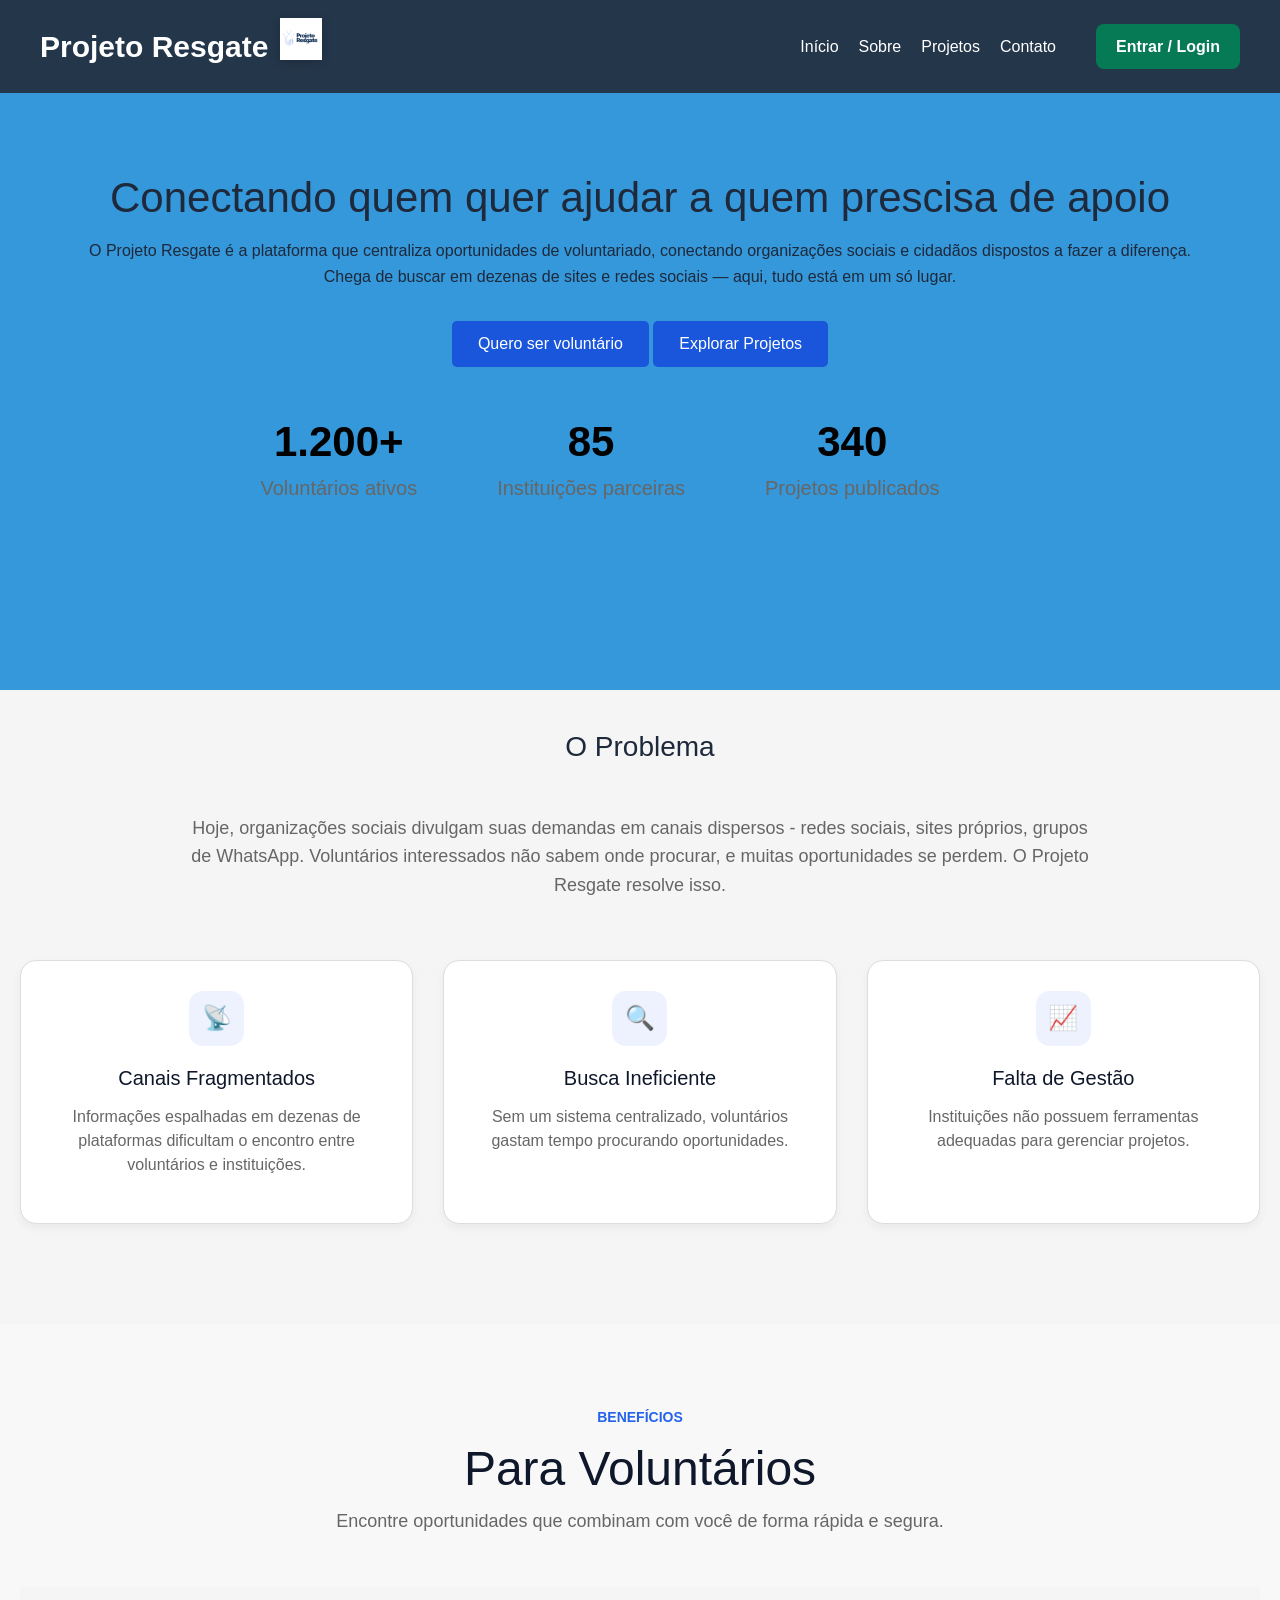
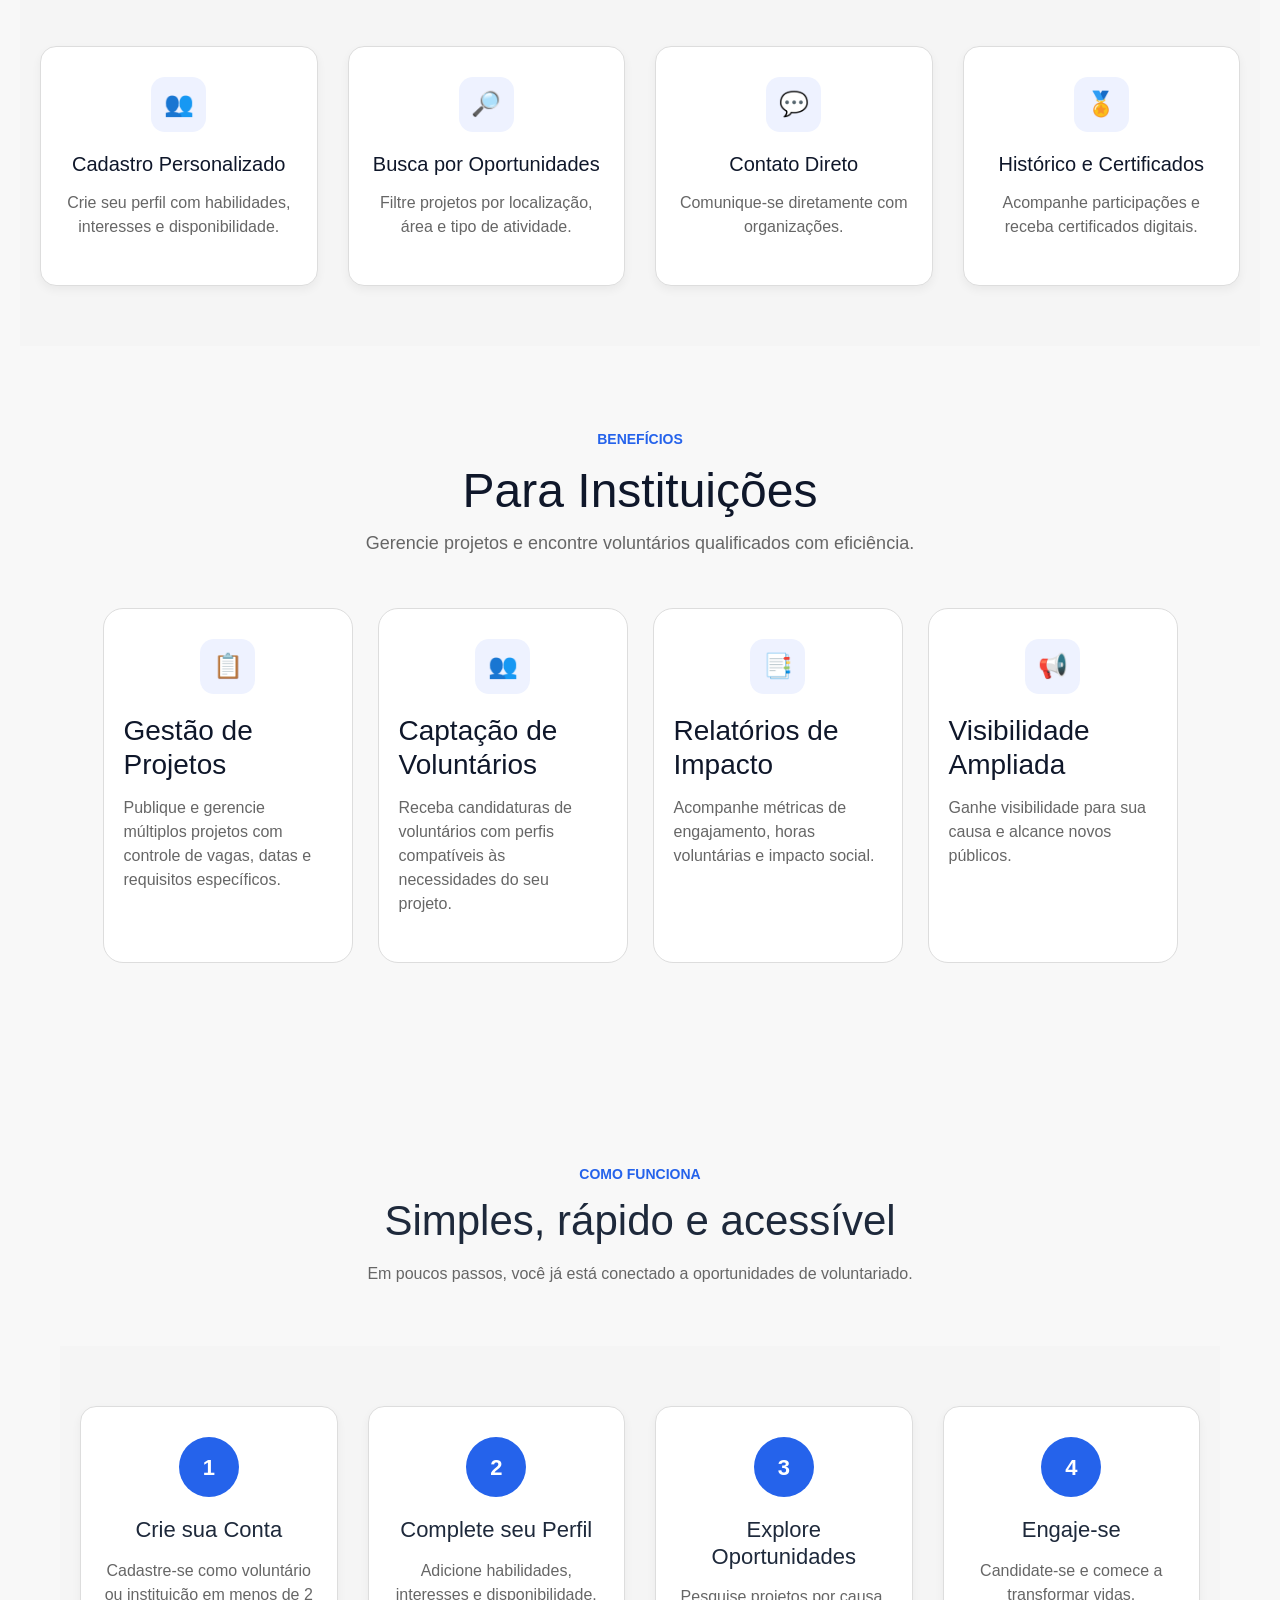
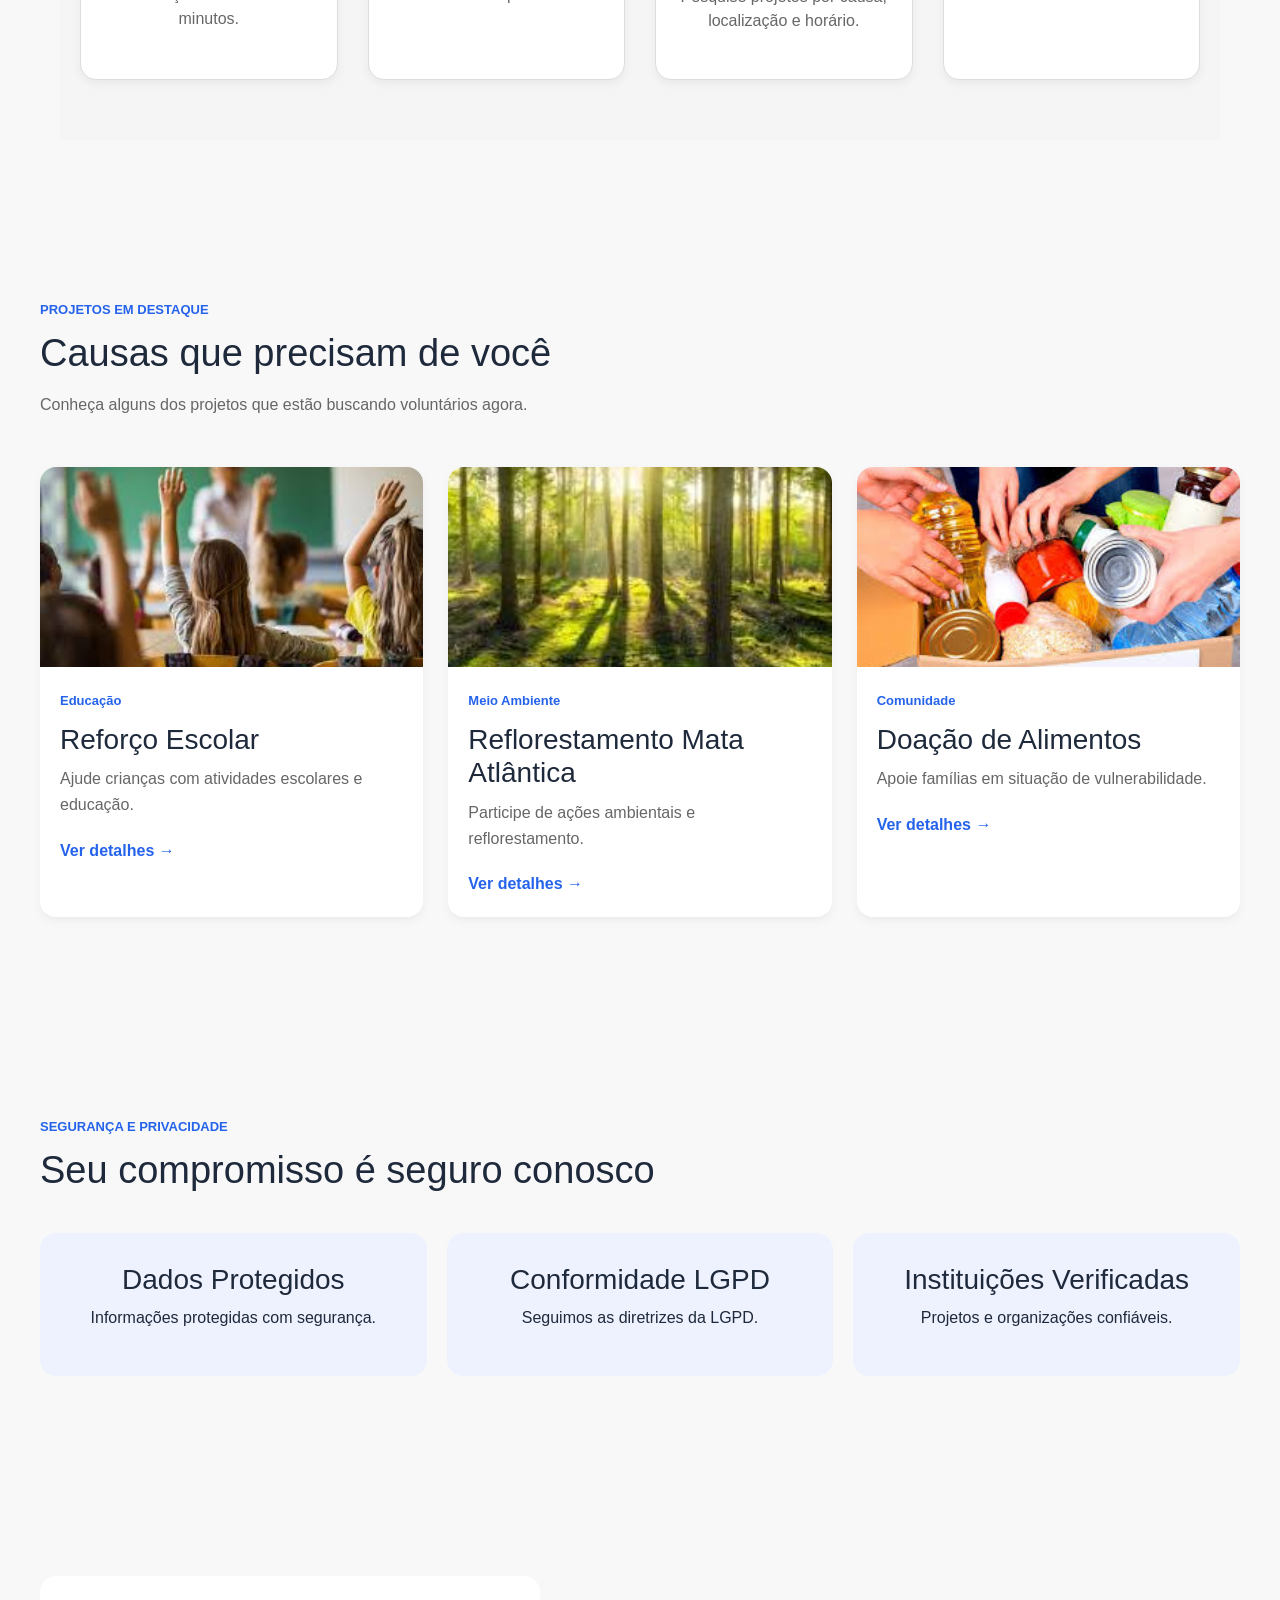
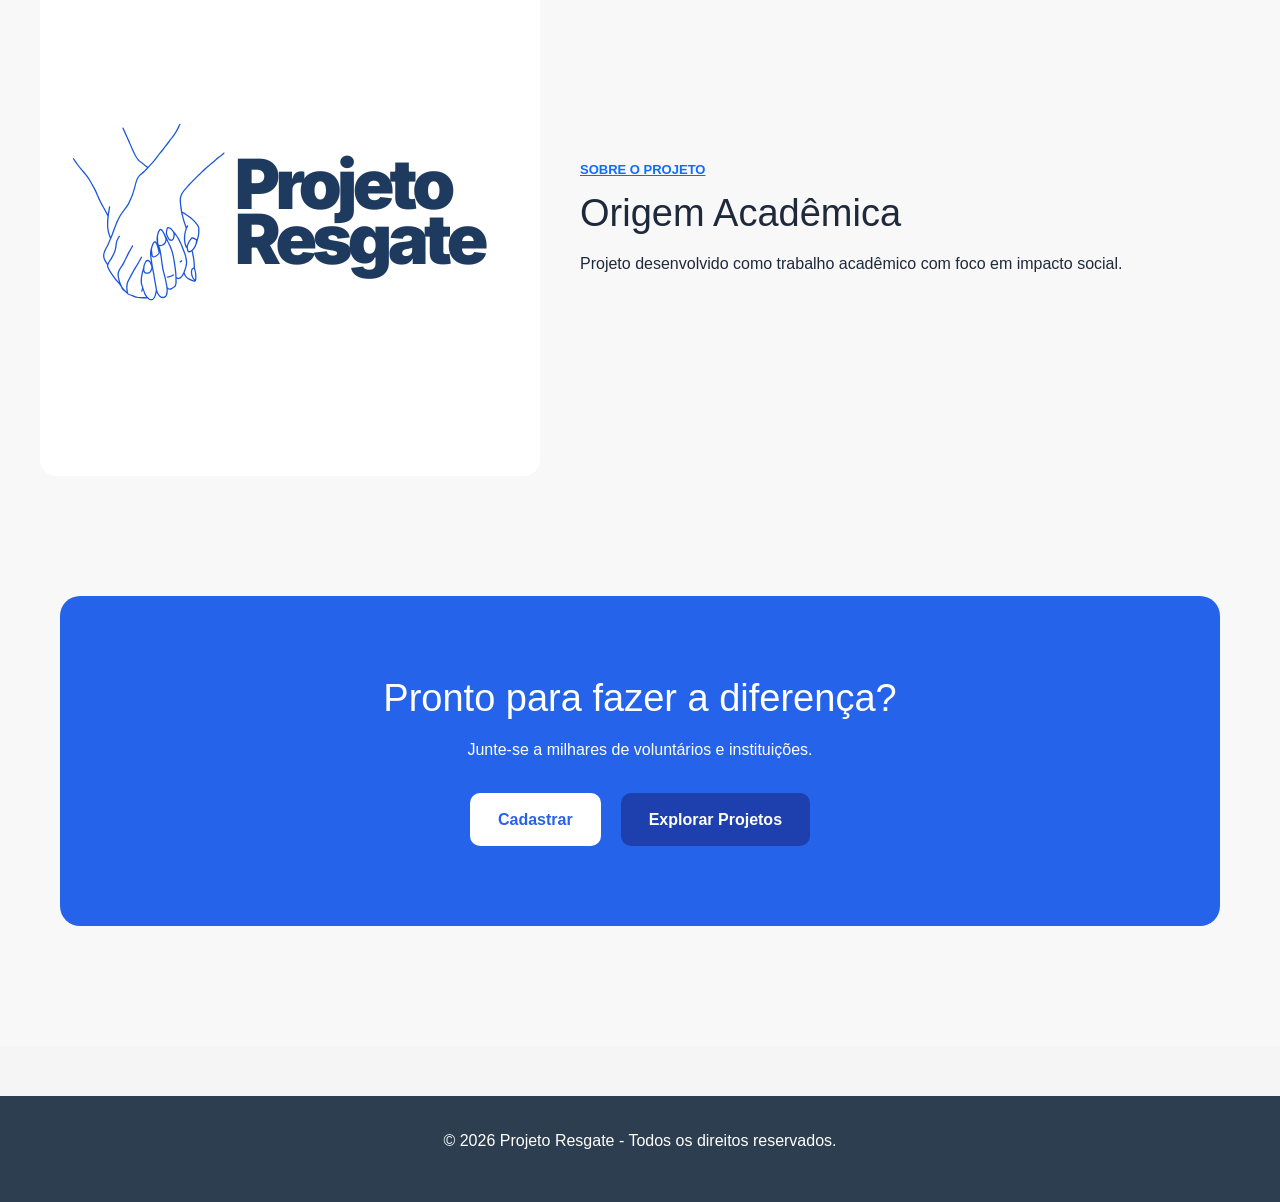
<file: index.html>
<!DOCTYPE html>
<html>
  <head>
    <meta charset="utf-8">
    <title>Redirecionando...</title>
    <!-- Redireciona automaticamente para a landing page -->
    <meta http-equiv="refresh" content="0; url=src/Pages/landing_page.html">
  </head>
  <body>
    <p>Se você não for redirecionado, <a href="src/Pages/landing_page.html">clique aqui</a>.</p>
  </body>
</html>
</file>
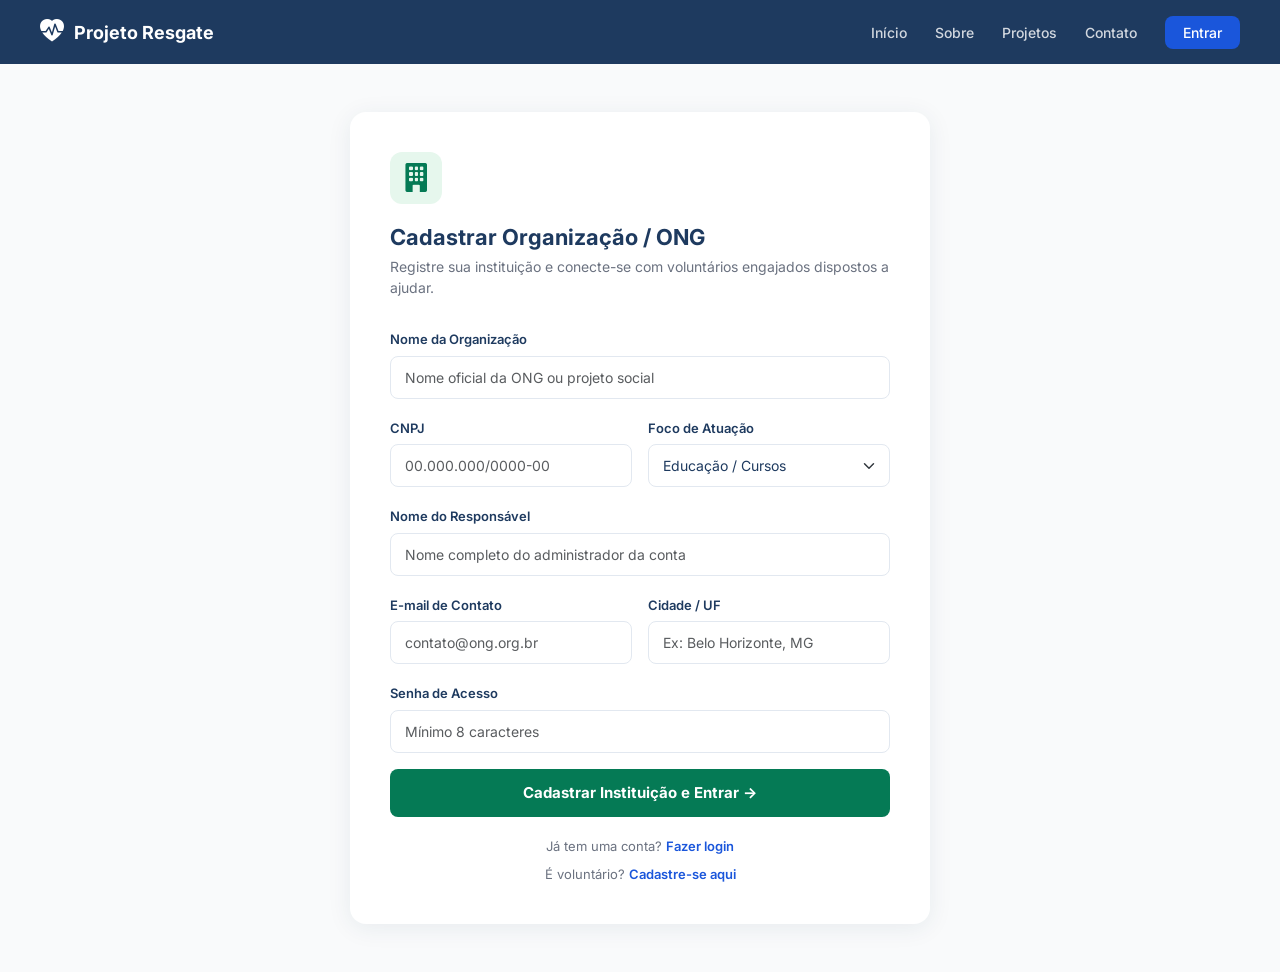
<file: src/Pages/cadastro-ong.html>
<!DOCTYPE html>
<html lang="pt-BR">

<head>
    <meta charset="UTF-8">
    <meta name="viewport" content="width=device-width, initial-scale=1.0">
    <title>Cadastrar Organização - Projeto Resgate</title>
    <link href="https://cdn.jsdelivr.net/npm/bootstrap@5.3.3/dist/css/bootstrap.min.css" rel="stylesheet" integrity="sha384-QWTKZyjpPEjISv5WaRU9OFeRpok6YctnYmDr5pNlyT2bRjXh0JMhjY6hW+ALEwIH" crossorigin="anonymous">
    <link rel="stylesheet" href="https://cdn.jsdelivr.net/npm/bootstrap-icons@1.11.1/font/bootstrap-icons.css">
    <link rel="preconnect" href="https://fonts.googleapis.com">
    <link href="https://fonts.googleapis.com/css2?family=Inter:wght@400;500;600;700&display=swap" rel="stylesheet">
    <style>
        *, *::before, *::after { margin: 0; padding: 0; box-sizing: border-box; }

        body {
            font-family: 'Inter', Arial, sans-serif;
            background-color: #F9FAFB;
            color: #1E3A5F;
            min-height: 100vh;
            display: flex;
            flex-direction: column;
        }

        /* ── Header de Navegação Público ── */
        .header-publico {
            background-color: #1E3A5F;
            padding: 0 40px;
            height: 64px;
            display: flex;
            align-items: center;
            justify-content: space-between;
            position: sticky;
            top: 0;
            z-index: 100;
        }

        .header-publico .logo-area {
            display: flex;
            align-items: center;
            gap: 10px;
            text-decoration: none;
        }

        .header-publico .logo-area img {
            width: 28px;
            height: 28px;
            object-fit: contain;
        }

        .header-publico .logo-area span {
            color: white;
            font-weight: 700;
            font-size: 18px;
        }

        .header-publico nav a {
            color: rgba(255, 255, 255, 0.8);
            text-decoration: none;
            font-size: 14px;
            font-weight: 500;
            margin-left: 24px;
            transition: color 0.2s;
        }

        .header-publico nav a:hover { color: white; }

        .header-publico nav a.btn-entrar {
            background-color: #1A56DB;
            color: white;
            padding: 8px 18px;
            border-radius: 8px;
        }

        .header-publico nav a.btn-entrar:hover { background-color: #1245b5; }

        /* ── Conteúdo ── */
        .pagina-conteudo {
            flex: 1;
            display: flex;
            align-items: center;
            justify-content: center;
            padding: 48px 20px;
        }

        .card-formulario {
            background: white;
            border-radius: 16px;
            box-shadow: 0 4px 24px rgba(30, 58, 95, 0.08);
            width: 100%;
            max-width: 580px;
            padding: 40px;
        }

        .icone-topo {
            width: 52px;
            height: 52px;
            background-color: #e6f7ed;
            border-radius: 12px;
            display: flex;
            align-items: center;
            justify-content: center;
            margin-bottom: 20px;
        }

        .icone-topo img {
            width: 26px;
            height: 26px;
            object-fit: contain;
        }

        h1.titulo-form {
            font-size: 22px;
            font-weight: 700;
            color: #1E3A5F;
            margin-bottom: 6px;
        }

        .subtitulo-form {
            font-size: 14px;
            color: #6B7280;
            margin-bottom: 28px;
        }

        .form-label {
            font-size: 13px;
            font-weight: 600;
            color: #1E3A5F;
            margin-bottom: 6px;
        }

        .form-control, .form-select {
            border: 1px solid #e2e8f0;
            border-radius: 8px;
            padding: 10px 14px;
            font-size: 14px;
            color: #1E3A5F;
            transition: border-color 0.2s, box-shadow 0.2s;
        }

        .form-control:focus, .form-select:focus {
            border-color: #057A55;
            box-shadow: 0 0 0 3px rgba(5, 122, 85, 0.12);
            outline: none;
        }

        .btn-cadastrar {
            width: 100%;
            padding: 13px;
            background-color: #057A55;
            color: white;
            border: none;
            border-radius: 8px;
            font-weight: 700;
            font-size: 15px;
            cursor: pointer;
            transition: background-color 0.2s, transform 0.1s;
            margin-top: 8px;
        }

        .btn-cadastrar:hover {
            background-color: #046644;
            transform: translateY(-1px);
        }

        .rodape-form {
            text-align: center;
            margin-top: 20px;
            font-size: 13px;
            color: #6B7280;
        }

        .rodape-form a {
            color: #057A55;
            font-weight: 600;
            text-decoration: none;
        }

        .rodape-form a:hover { text-decoration: underline; }

        .badge-mock {
            display: inline-block;
            background-color: #fef3c7;
            color: #92400e;
            font-size: 11px;
            font-weight: 600;
            padding: 3px 10px;
            border-radius: 20px;
            border: 1px solid #fde68a;
            margin-bottom: 16px;
        }
    </style>
</head>

<body>

    <!-- Header de Navegação Público -->
    <header class="header-publico">
        <a href="landing_page.html" class="logo-area">
            <i class="bi bi-heart-pulse-fill" style="color: white; font-size: 1.5rem;"></i>
            <span>Projeto Resgate</span>
        </a>
        <nav>
            <a href="landing_page.html">Início</a>
            <a href="sobre.html">Sobre</a>
            <a href="projetos.html">Projetos</a>
            <a href="contato.html">Contato</a>
            <a href="cadastro.html" class="btn-entrar">Entrar</a>
        </nav>
    </header>

    <!-- Formulário de Cadastro -->
    <div class="pagina-conteudo">
        <div class="card-formulario">
            <div class="icone-topo">
                <i class="bi bi-building-fill" style="color: #057A55; font-size: 1.8rem;"></i>
            </div>



            <h1 class="titulo-form">Cadastrar Organização / ONG</h1>
            <p class="subtitulo-form">Registre sua instituição e conecte-se com voluntários engajados dispostos a ajudar.</p>

            <form id="form-cadastro-ong">
                <div class="row g-3">
                    <div class="col-12">
                        <label for="nome-ong" class="form-label">Nome da Organização</label>
                        <input id="nome-ong" name="nome-ong" type="text" class="form-control" placeholder="Nome oficial da ONG ou projeto social" required>
                    </div>

                    <div class="col-md-6">
                        <label for="cnpj" class="form-label">CNPJ</label>
                        <input id="cnpj" name="cnpj" type="text" class="form-control" placeholder="00.000.000/0000-00" required>
                    </div>

                    <div class="col-md-6">
                        <label for="causa-ong" class="form-label">Foco de Atuação</label>
                        <select id="causa-ong" name="causa-ong" class="form-select">
                            <option value="educacao">Educação / Cursos</option>
                            <option value="sustentabilidade">Sustentabilidade</option>
                            <option value="inclusao">Inclusão Social</option>
                            <option value="fome">Combate à Fome</option>
                            <option value="saude">Saúde e Bem-estar</option>
                            <option value="geral">Geral / Multiação</option>
                        </select>
                    </div>

                    <div class="col-12">
                        <label for="responsavel" class="form-label">Nome do Responsável</label>
                        <input id="responsavel" name="responsavel" type="text" class="form-control" placeholder="Nome completo do administrador da conta" required>
                    </div>

                    <div class="col-md-6">
                        <label for="email" class="form-label">E-mail de Contato</label>
                        <input id="email" name="email" type="email" class="form-control" placeholder="contato@ong.org.br" required>
                    </div>

                    <div class="col-md-6">
                        <label for="localizacao" class="form-label">Cidade / UF</label>
                        <input id="localizacao" name="localizacao" type="text" class="form-control" placeholder="Ex: Belo Horizonte, MG" required>
                    </div>

                    <div class="col-12">
                        <label for="senha" class="form-label">Senha de Acesso</label>
                        <input id="senha" name="senha" type="password" class="form-control" placeholder="Mínimo 8 caracteres" required>
                    </div>

                    <div class="col-12 mt-2">
                        <button type="submit" class="btn-cadastrar">Cadastrar Instituição e Entrar →</button>
                    </div>
                </div>
            </form>

            <div class="rodape-form">
                Já tem uma conta? <a href="cadastro.html" style="color: #1A56DB;">Fazer login</a>
            </div>
            <div class="rodape-form mt-2">
                É voluntário? <a href="cadastro-voluntario.html" style="color: #1A56DB;">Cadastre-se aqui</a>
            </div>
        </div>
    </div>

    <script src="https://cdn.jsdelivr.net/npm/bootstrap@5.3.3/dist/js/bootstrap.bundle.min.js" integrity="sha384-YvpcrYf0tY3lHB60NNkmXc5s9fDVZLESaAA55NDzOxhy9GkcIdslK1eN7N6jIeHz" crossorigin="anonymous"></script>
    <script src="../Js/database.js"></script>
    <script src="../Js/auth.js"></script>
    <script>
        document.getElementById('form-cadastro-ong').addEventListener('submit', function(e) {
            e.preventDefault();
            
            const nome = document.getElementById('nome-ong').value.trim();
            const cnpj = document.getElementById('cnpj').value.trim();
            const causa = document.getElementById('causa-ong').value.trim();
            const responsavel = document.getElementById('responsavel').value.trim();
            const email = document.getElementById('email').value.trim();
            const localizacao = document.getElementById('localizacao').value.trim();
            const senha = document.getElementById('senha').value.trim();
            
            if (!nome || !cnpj || !responsavel || !email || !localizacao || !senha) {
                alert('Por favor, preencha todos os campos obrigatórios.');
                return;
            }
            
            if (Database.obterOngPorEmailOuCnpj(email) || Database.obterOngPorEmailOuCnpj(cnpj)) {
                alert('Este E-mail ou CNPJ já está cadastrado em outra Instituição. Tente fazer login.');
                return;
            }
            
            const ong = {
                nome: nome,
                cnpj: cnpj,
                causa: causa,
                responsavel: responsavel,
                email: email,
                localizacao: localizacao,
                senha: senha
            };
            
            const salva = Database.salvarOng(ong);
            alert('Instituição cadastrada com sucesso!');
            Auth.iniciarSessao('ong', salva);
            window.location.href = "painel-Instituicao.html";
        });
    </script>
</body>

</html>
</file>
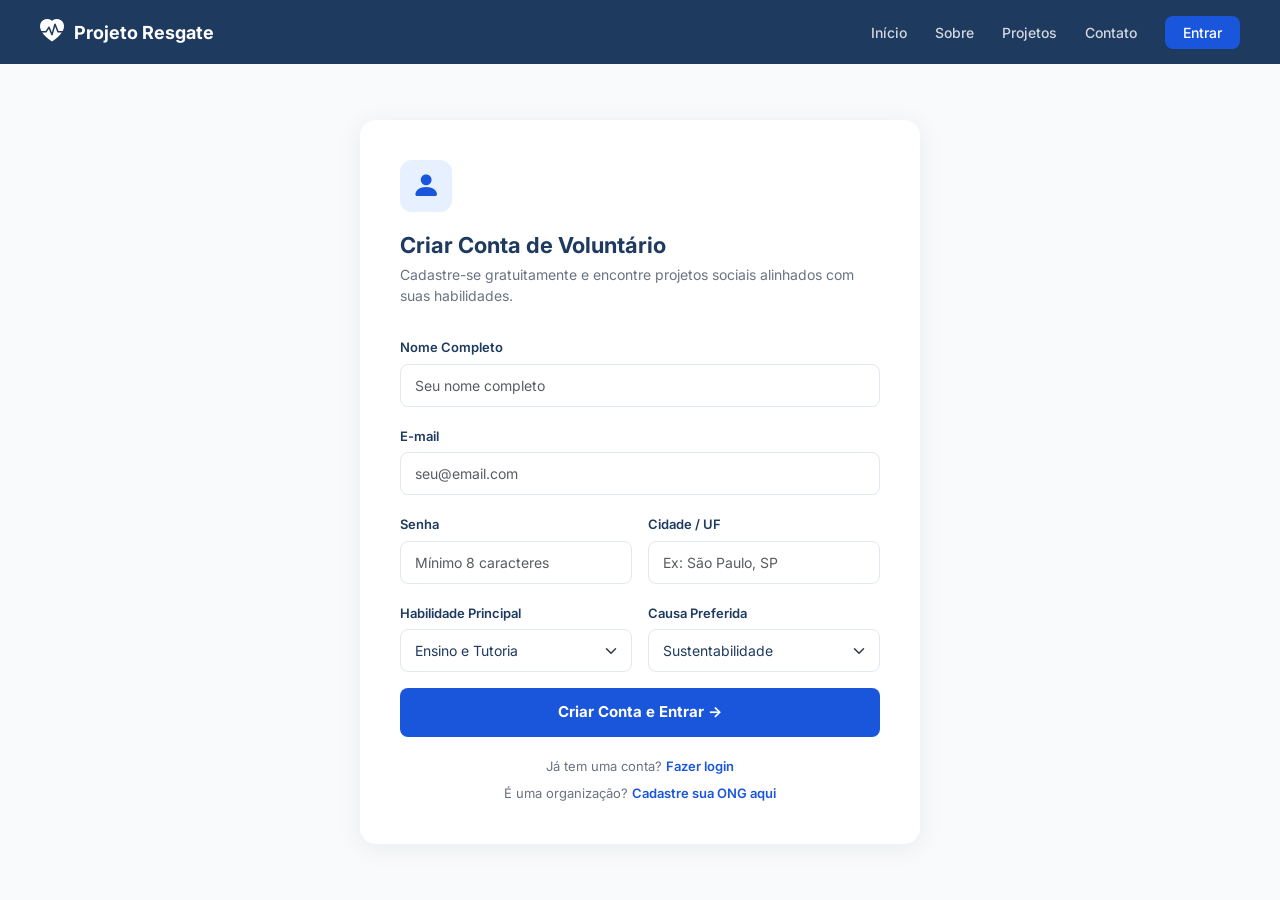
<file: src/Pages/cadastro-voluntario.html>
<!DOCTYPE html>
<html lang="pt-BR">

<head>
    <meta charset="UTF-8">
    <meta name="viewport" content="width=device-width, initial-scale=1.0">
    <title>Cadastro de Voluntário - Projeto Resgate</title>
    <link href="https://cdn.jsdelivr.net/npm/bootstrap@5.3.3/dist/css/bootstrap.min.css" rel="stylesheet" integrity="sha384-QWTKZyjpPEjISv5WaRU9OFeRpok6YctnYmDr5pNlyT2bRjXh0JMhjY6hW+ALEwIH" crossorigin="anonymous">
    <link rel="stylesheet" href="https://cdn.jsdelivr.net/npm/bootstrap-icons@1.11.1/font/bootstrap-icons.css">
    <link rel="preconnect" href="https://fonts.googleapis.com">
    <link href="https://fonts.googleapis.com/css2?family=Inter:wght@400;500;600;700&display=swap" rel="stylesheet">
    <style>
        *, *::before, *::after { margin: 0; padding: 0; box-sizing: border-box; }

        body {
            font-family: 'Inter', Arial, sans-serif;
            background-color: #F9FAFB;
            color: #1E3A5F;
            min-height: 100vh;
            display: flex;
            flex-direction: column;
        }

        /* ── Header de Navegação Público ── */
        .header-publico {
            background-color: #1E3A5F;
            padding: 0 40px;
            height: 64px;
            display: flex;
            align-items: center;
            justify-content: space-between;
            position: sticky;
            top: 0;
            z-index: 100;
        }

        .header-publico .logo-area {
            display: flex;
            align-items: center;
            gap: 10px;
            text-decoration: none;
        }

        .header-publico .logo-area img {
            width: 28px;
            height: 28px;
            object-fit: contain;
        }

        .header-publico .logo-area span {
            color: white;
            font-weight: 700;
            font-size: 18px;
        }

        .header-publico nav a {
            color: rgba(255, 255, 255, 0.8);
            text-decoration: none;
            font-size: 14px;
            font-weight: 500;
            margin-left: 24px;
            transition: color 0.2s;
        }

        .header-publico nav a:hover {
            color: white;
        }

        .header-publico nav a.btn-entrar {
            background-color: #1A56DB;
            color: white;
            padding: 8px 18px;
            border-radius: 8px;
            margin-left: 24px;
        }

        .header-publico nav a.btn-entrar:hover {
            background-color: #1245b5;
        }

        /* ── Conteúdo principal ── */
        .pagina-conteudo {
            flex: 1;
            display: flex;
            align-items: center;
            justify-content: center;
            padding: 48px 20px;
        }

        .card-formulario {
            background: white;
            border-radius: 16px;
            box-shadow: 0 4px 24px rgba(30, 58, 95, 0.08);
            width: 100%;
            max-width: 560px;
            padding: 40px;
        }

        .icone-topo {
            width: 52px;
            height: 52px;
            background-color: #e6f0ff;
            border-radius: 12px;
            display: flex;
            align-items: center;
            justify-content: center;
            margin-bottom: 20px;
        }

        .icone-topo img {
            width: 26px;
            height: 26px;
            object-fit: contain;
        }

        h1.titulo-form {
            font-size: 22px;
            font-weight: 700;
            color: #1E3A5F;
            margin-bottom: 6px;
        }

        .subtitulo-form {
            font-size: 14px;
            color: #6B7280;
            margin-bottom: 28px;
        }

        .form-label {
            font-size: 13px;
            font-weight: 600;
            color: #1E3A5F;
            margin-bottom: 6px;
        }

        .form-control, .form-select {
            border: 1px solid #e2e8f0;
            border-radius: 8px;
            padding: 10px 14px;
            font-size: 14px;
            color: #1E3A5F;
            transition: border-color 0.2s, box-shadow 0.2s;
        }

        .form-control:focus, .form-select:focus {
            border-color: #1A56DB;
            box-shadow: 0 0 0 3px rgba(26, 86, 219, 0.12);
            outline: none;
        }

        .btn-cadastrar {
            width: 100%;
            padding: 13px;
            background-color: #1A56DB;
            color: white;
            border: none;
            border-radius: 8px;
            font-weight: 700;
            font-size: 15px;
            cursor: pointer;
            transition: background-color 0.2s, transform 0.1s;
            margin-top: 8px;
        }

        .btn-cadastrar:hover {
            background-color: #1245b5;
            transform: translateY(-1px);
        }

        .rodape-form {
            text-align: center;
            margin-top: 20px;
            font-size: 13px;
            color: #6B7280;
        }

        .rodape-form a {
            color: #1A56DB;
            font-weight: 600;
            text-decoration: none;
        }

        .rodape-form a:hover { text-decoration: underline; }

        .badge-mock {
            display: inline-block;
            background-color: #fef3c7;
            color: #92400e;
            font-size: 11px;
            font-weight: 600;
            padding: 3px 10px;
            border-radius: 20px;
            border: 1px solid #fde68a;
            margin-bottom: 16px;
        }
    </style>
</head>

<body>

    <!-- Header de Navegação Público -->
    <header class="header-publico">
        <a href="landing_page.html" class="logo-area">
            <i class="bi bi-heart-pulse-fill" style="color: white; font-size: 1.5rem;"></i>
            <span>Projeto Resgate</span>
        </a>
        <nav>
            <a href="landing_page.html">Início</a>
            <a href="sobre.html">Sobre</a>
            <a href="projetos.html">Projetos</a>
            <a href="contato.html">Contato</a>
            <a href="cadastro.html" class="btn-entrar">Entrar</a>
        </nav>
    </header>

    <!-- Formulário de Cadastro -->
    <div class="pagina-conteudo">
        <div class="card-formulario">
            <div class="icone-topo">
                <i class="bi bi-person-fill" style="color: #1A56DB; font-size: 1.8rem;"></i>
            </div>



            <h1 class="titulo-form">Criar Conta de Voluntário</h1>
            <p class="subtitulo-form">Cadastre-se gratuitamente e encontre projetos sociais alinhados com suas habilidades.</p>

            <form id="form-cadastro-voluntario">
                <div class="row g-3">
                    <div class="col-12">
                        <label for="nome" class="form-label">Nome Completo</label>
                        <input id="nome" name="nome" type="text" class="form-control" placeholder="Seu nome completo" required>
                    </div>

                    <div class="col-12">
                        <label for="email" class="form-label">E-mail</label>
                        <input id="email" name="email" type="email" class="form-control" placeholder="seu@email.com" required>
                    </div>

                    <div class="col-md-6">
                        <label for="senha" class="form-label">Senha</label>
                        <input id="senha" name="senha" type="password" class="form-control" placeholder="Mínimo 8 caracteres" required>
                    </div>

                    <div class="col-md-6">
                        <label for="cidade" class="form-label">Cidade / UF</label>
                        <input id="cidade" name="cidade" type="text" class="form-control" placeholder="Ex: São Paulo, SP" required>
                    </div>

                    <div class="col-md-6">
                        <label for="habilidade" class="form-label">Habilidade Principal</label>
                        <select id="habilidade" name="habilidade" class="form-select">
                            <option value="ensino">Ensino e Tutoria</option>
                            <option value="comunicacao">Comunicação / Apoio Social</option>
                            <option value="culinaria">Culinária / Cozinha</option>
                            <option value="tecnologia">Tecnologia / Design</option>
                            <option value="manual">Trabalho Manual</option>
                        </select>
                    </div>

                    <div class="col-md-6">
                        <label for="causa" class="form-label">Causa Preferida</label>
                        <select id="causa" name="causa" class="form-select">
                            <option value="sustentabilidade">Sustentabilidade</option>
                            <option value="alfabetizacao">Alfabetização</option>
                            <option value="inclusao">Inclusão Social</option>
                            <option value="fome">Combate à Fome</option>
                            <option value="educacao">Educação</option>
                        </select>
                    </div>

                    <div class="col-12 mt-2">
                        <button type="submit" class="btn-cadastrar">Criar Conta e Entrar →</button>
                    </div>
                </div>
            </form>

            <div class="rodape-form">
                Já tem uma conta? <a href="cadastro.html">Fazer login</a>
            </div>
            <div class="rodape-form mt-2">
                É uma organização? <a href="cadastro-ong.html">Cadastre sua ONG aqui</a>
            </div>
        </div>
    </div>

    <script src="https://cdn.jsdelivr.net/npm/bootstrap@5.3.3/dist/js/bootstrap.bundle.min.js" integrity="sha384-YvpcrYf0tY3lHB60NNkmXc5s9fDVZLESaAA55NDzOxhy9GkcIdslK1eN7N6jIeHz" crossorigin="anonymous"></script>
    <script src="../Js/database.js"></script>
    <script src="../Js/auth.js"></script>
    <script>
        document.getElementById('form-cadastro-voluntario').addEventListener('submit', function(e) {
            e.preventDefault();
            
            const nome = document.getElementById('nome').value.trim();
            const email = document.getElementById('email').value.trim();
            const senha = document.getElementById('senha').value.trim();
            const cidade = document.getElementById('cidade').value.trim();
            const habilidade = document.getElementById('habilidade').value.trim();
            const causa = document.getElementById('causa').value.trim();
            
            if (!nome || !email || !senha || !cidade) {
                alert('Por favor, preencha todos os campos obrigatórios.');
                return;
            }
            
            if (Database.obterVoluntarioPorEmail(email)) {
                alert('Este e-mail já está em uso por outro voluntário. Tente fazer login.');
                return;
            }
            
            const voluntario = {
                nome: nome,
                email: email,
                senha: senha,
                cidade: cidade,
                habilidade: habilidade,
                causa: causa
            };
            
            const salvo = Database.salvarVoluntario(voluntario);
            alert('Conta criada com sucesso!');
            Auth.iniciarSessao('voluntario', salvo);
            window.location.href = "painel-Voluntario.html";
        });
    </script>
</body>

</html>
</file>
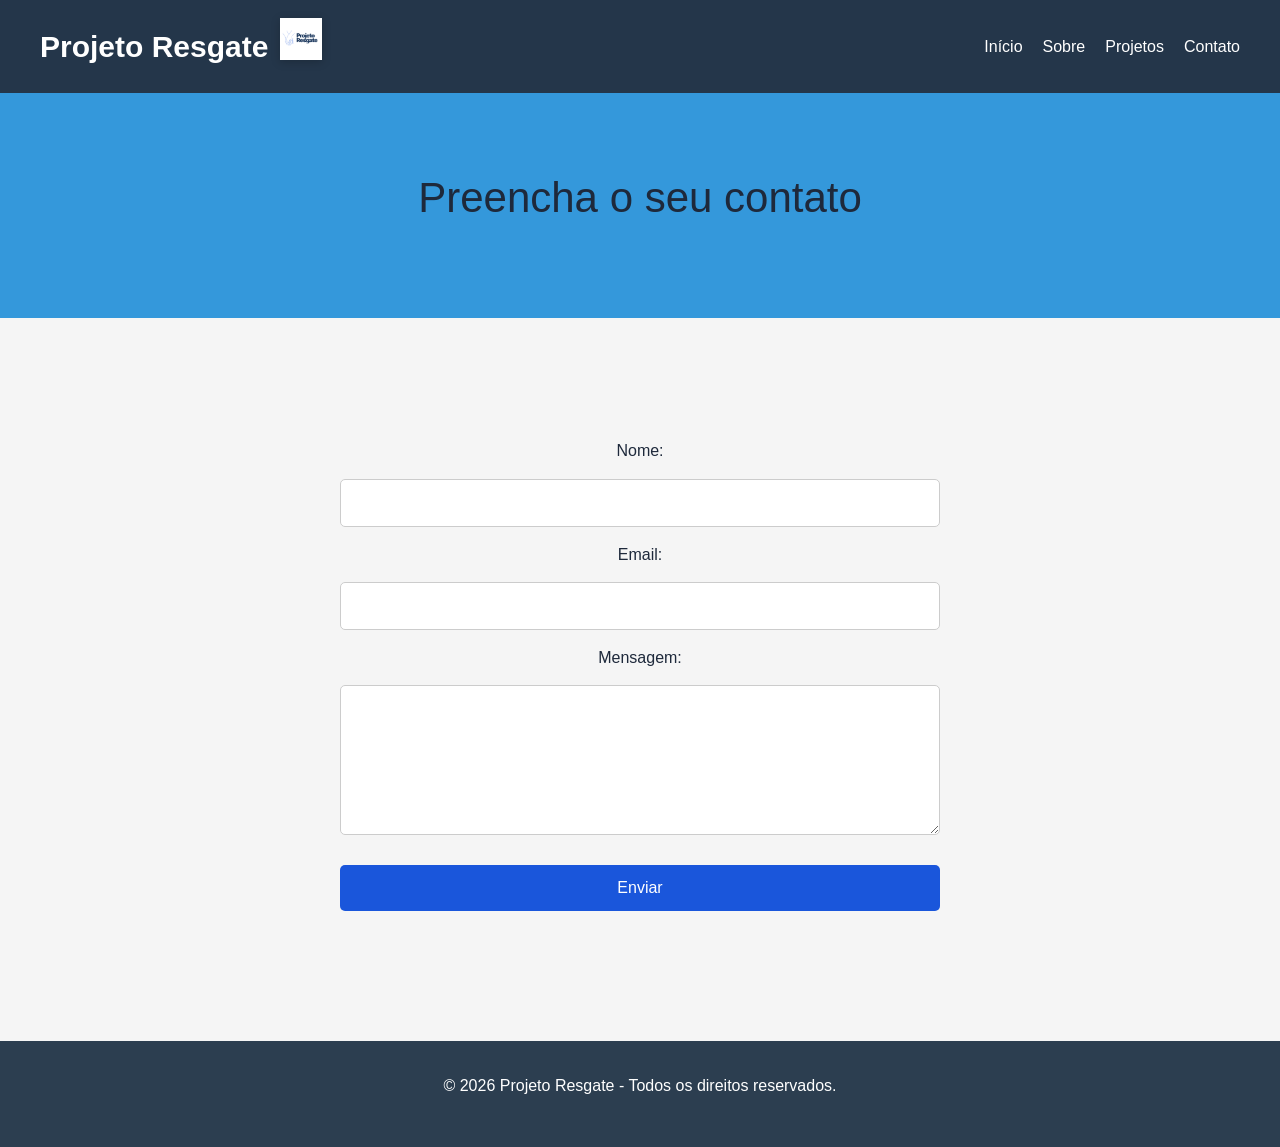
<file: src/Pages/contato.html>
<!DOCTYPE html>
<html lang="pt-br">
<head>
    <meta charset="UTF-8">
    <meta name="viewport" content="width=device-width, initial-scale=1.0">
    <title>Projeto Resgate - Contato</title>
    <link href="https://cdn.jsdelivr.net/npm/bootstrap@5.3.3/dist/css/bootstrap.min.css" rel="stylesheet" integrity="sha384-sRIl4kxILFvY47J16cr9ZwB07vP4J8+LH7qKQnuqkuIAvNWLzeN8tE5YBujZqJLB" crossorigin="anonymous">
</head><link rel="stylesheet" href="../Css/style.css">
<body>

   <header class="header">
  <div class="logo-area">
    <h1>Projeto Resgate</h1>
    <img src="../assets/image.png" class="logo" alt="Logo">
  </div>

  <nav class="nav">
    <a href="landing_page.html">Início</a>
    <a href="sobre.html">Sobre</a>
    <a href="projetos.html">Projetos</a>
    <a href="contato.html">Contato</a>
  </nav>
</header>

        <section class="hero">
            <h1>Preencha o seu contato</h1>
        </section>

        <div class="container">
            <form class="form" action="#" method="post">
                <label for="name">Nome:</label>
                <input class='form-input' type="text" id="name" name="name" required>

                <label for="email">Email:</label>
                <input class='form-input' type="email" id="email" name="email" required>

                <label for="message">Mensagem:</label>
                <textarea class='form-input' id="message" name="message" rows="5" required></textarea>

                <button type="submit" class="btn">Enviar</button>
            </form>
        </div>
        <script src="https://cdn.jsdelivr.net/npm/bootstrap@5.3.3/dist/js/bootstrap.bundle.min.js" integrity="sha384-FKyoEForCGlyvwx9Hj09JcYn3nv7wiPVlz7YYwJrWVcXK/BmnVDxM+D2scQbITxI" crossorigin="anonymous"></script>
    <footer>
        <p>&copy; 2026 Projeto Resgate - Todos os direitos reservados.</p>
    </footer>
</body>
</html>
</file>
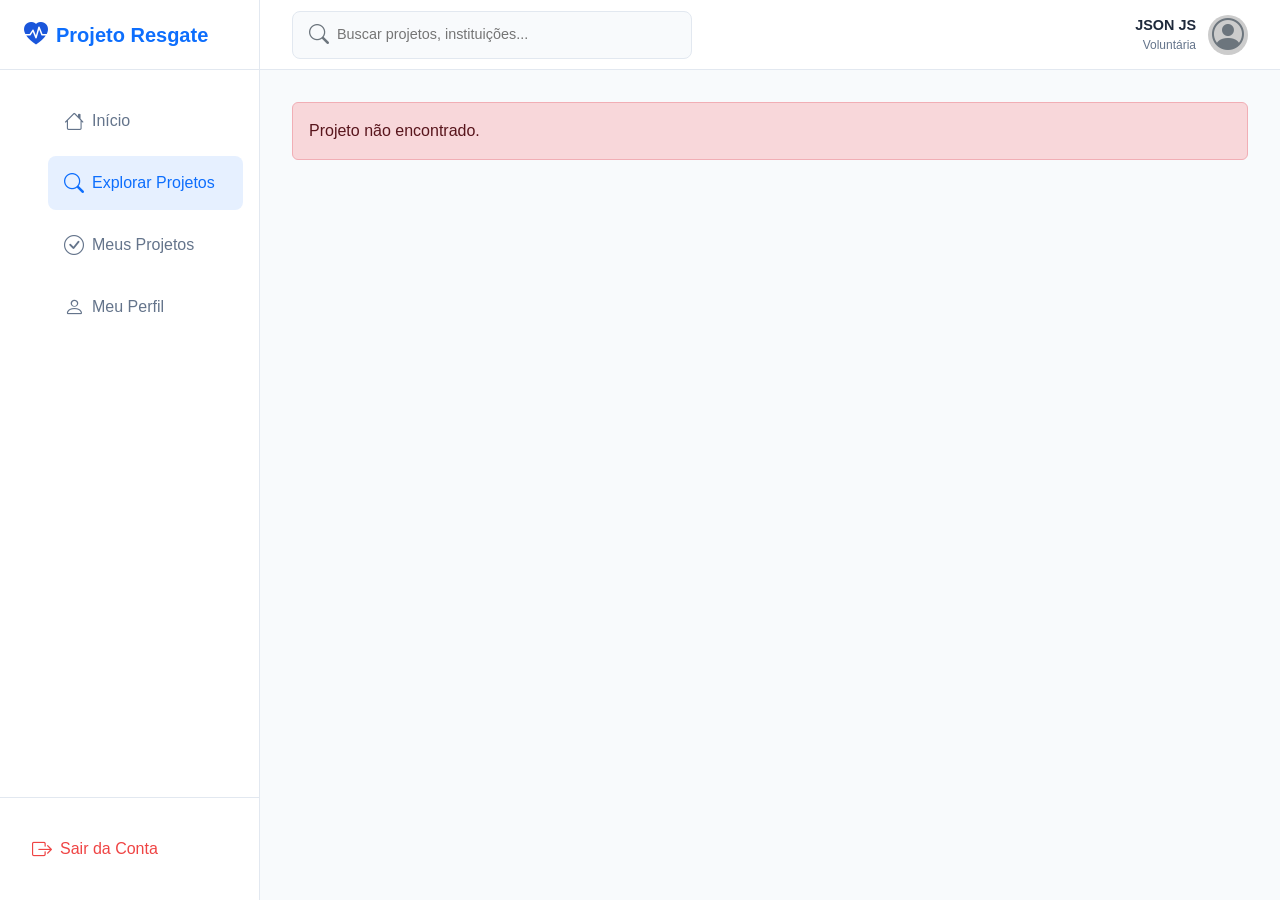
<file: src/Pages/detalhes-projeto.html>
<!DOCTYPE html>
<html lang="pt-BR">

<head>
    <meta charset="UTF-8">
    <meta name="viewport" content="width=device-width, initial-scale=1.0">
    <title>Detalhes do Projeto - Projeto Resgate</title>
    <link href="https://cdn.jsdelivr.net/npm/bootstrap@5.3.3/dist/css/bootstrap.min.css" rel="stylesheet" integrity="sha384-QWTKZyjpPEjISv5WaRU9OFeRpok6YctnYmDr5pNlyT2bRjXh0JMhjY6hW+ALEwIH" crossorigin="anonymous">
    <link rel="stylesheet" href="https://cdn.jsdelivr.net/npm/bootstrap-icons@1.11.1/font/bootstrap-icons.css">
    <link rel="stylesheet" href="../Css/painel-Voluntario.css">
    <link rel="stylesheet" href="../Css/detalhes-projeto.css">
</head>

<body>
    <div id="app" class="container-app">
        <!-- Barra Lateral -->
        <aside id="barra-lateral" class="barra-lateral">
            <div class="logo-barra-lateral">
                <i class="bi bi-heart-pulse-fill" style="color: #1A56DB; font-size: 1.5rem; margin-right: 8px;"></i>
                Projeto Resgate
            </div>
            <nav class="navegacao-barra-lateral">
                <ul id="menu-navegacao">
                    <li>
                        <a href="landing_page.html" id="link-inicio">
                            <i class="bi bi-house fs-5 me-2"></i>
                            Início
                        </a>
                    </li>
                    <li class="ativo">
                        <a href="projetos.html" id="link-explorar">
                            <i class="bi bi-search fs-5 me-2"></i>
                            Explorar Projetos
                        </a>
                    </li>
                    <li>
                        <a href="meus-projetos.html" id="link-meus-projetos">
                            <i class="bi bi-check-circle fs-5 me-2"></i>
                            Meus Projetos
                        </a>
                    </li>
                    <li>
                        <a href="painel-Voluntario.html" id="link-perfil">
                            <i class="bi bi-person fs-5 me-2"></i>
                            Meu Perfil
                        </a>
                    </li>
                </ul>
            </nav>
            <div class="rodape-barra-lateral">
                <a href="cadastro.html" id="link-sair-conta" class="link-sair">
                    <i class="bi bi-box-arrow-right fs-5 me-2"></i>
                    Sair da Conta
                </a>
            </div>
        </aside>

        <!-- Conteúdo Principal -->
        <div class="conteudo-principal">
            <!-- Barra Superior -->
            <header class="barra-superior">
                <div class="barra-busca">
                    <i class="bi bi-search fs-5 text-secondary"></i>
                    <input type="text" id="input-busca" placeholder="Buscar projetos, instituições..." />
                </div>
                <div class="acoes-barra-superior">
                    <div id="perfil-usuario-topo" class="perfil-usuario">
                        <div class="info-usuario">
                            <span id="nome-usuario-logado" class="nome-usuario">JSON JS</span>
                            <span class="funcao-usuario">Voluntária</span>
                        </div>
                        <div class="avatar-usuario">
                            <i class="bi bi-person-circle fs-2 text-secondary"></i>
                        </div>
                    </div>
                </div>
            </header>

            <!-- Conteúdo da Página -->
            <main id="conteudo-pagina" class="conteudo-pagina">
                <!-- Migalhas de Pão -->
                <div class="migalhas-pao">
                    <a href="landing_page.html" class="text-decoration-none text-muted">Início</a> / 
                    <a href="projetos.html" class="text-decoration-none text-muted">Explorar Projetos</a> / 
                    <span class="ativo">Detalhes do Projeto</span>
                </div>

                <!-- Botão Voltar -->
                <div class="mb-4">
                    <a href="projetos.html" class="text-decoration-none text-primary fw-semibold small d-inline-flex align-items-center gap-1">
                        ← Voltar para a lista de projetos
                    </a>
                </div>

                <!-- Banner Hero do Projeto -->
                <div class="banner-projeto-hero mb-4 position-relative overflow-hidden rounded-3 p-4 p-md-5 d-flex flex-column justify-content-end text-white">
                    <div class="overlay-gradiente"></div>
                    <div class="conteudo-hero position-relative z-1">
                        <span class="badge-causa amarelo-hero mb-3">
                            <i class="bi bi-heart-fill me-1"></i>
                            Alfabetização
                        </span>
                        <h1 id="detalhe-titulo" class="text-white mb-2 text-shadow-sm fw-bold">Carregando...</h1>
                        <p class="text-white-50 m-0 text-shadow-sm">Organizado por: <strong id="detalhe-nome-ong">...</strong></p>
                    </div>
                </div>

                <!-- Grid de Detalhes -->
                <div class="row g-4">
                    <!-- Coluna da Esquerda (Conteúdo) -->
                    <div class="col-lg-8">
                        <!-- Seção 1: Descrição do Projeto -->
                        <div class="cartao p-4 mb-4">
                            <h2 class="titulo-cartao-detalhes mb-3">Sobre o Projeto</h2>
                            <p id="detalhe-descricao" class="texto-corpo">Carregando detalhes do projeto...</p>
                        </div>

                        <!-- Seção 2: Atividades Desenvolvidas -->
                        <div class="cartao p-4 mb-4">
                            <h2 class="titulo-cartao-detalhes mb-3">O que você fará</h2>
                            <ul class="lista-atividades-detalhes">
                                <li>
                                    <i class="bi bi-check-circle-fill text-success me-2"></i>
                                    Auxiliar o professor regente na aplicação de dinâmicas de alfabetização.
                                </li>
                                <li>
                                    <i class="bi bi-check-circle-fill text-success me-2"></i>
                                    Dar suporte individual a alunos com maiores dificuldades em leitura básica.
                                </li>
                                <li>
                                    <i class="bi bi-check-circle-fill text-success me-2"></i>
                                    Ajudar na organização de atividades lúdicas e rodas de contação de histórias.
                                </li>
                                <li>
                                    <i class="bi bi-check-circle-fill text-success me-2"></i>
                                    Preparar materiais didáticos simples sob orientação da equipe pedagógica.
                                </li>
                            </ul>
                        </div>

                        <!-- Seção 3: Requisitos e Habilidades -->
                        <div class="cartao p-4 mb-4">
                            <h2 class="titulo-cartao-detalhes mb-3">Habilidades e Requisitos</h2>
                            <div class="row g-3">
                                <div class="col-md-6 border-end-md">
                                    <h4 class="subtitulo-detalhes mb-2">Habilidades Desejadas</h4>
                                    <div class="d-flex flex-wrap gap-2">
                                        <span class="etiqueta-detalhes">Ensino e Tutoria</span>
                                        <span class="etiqueta-detalhes">Boa Comunicação</span>
                                        <span class="etiqueta-detalhes">Paciência</span>
                                        <span class="etiqueta-detalhes">Empatia</span>
                                    </div>
                                </div>
                                <div class="col-md-6 ps-md-4">
                                    <h4 class="subtitulo-detalhes mb-2">Requisitos Mínimos</h4>
                                    <ul class="lista-requisitos-detalhes text-secondary small">
                                        <li>Ensino médio completo ou em andamento</li>
                                        <li>Idade mínima de 18 anos</li>
                                        <li>Comprometimento com os horários das aulas</li>
                                    </ul>
                                </div>
                            </div>
                        </div>

                        <!-- Seção 4: Projetos Relacionados -->
                        <div class="mb-4">
                            <h2 class="titulo-cartao-detalhes mb-3">Outros Projetos Recomendados</h2>
                            <div class="row g-3">
                                <div class="col-md-6">
                                    <div class="cartao p-3 h-100 d-flex flex-column card-relacionado borda-azul">
                                        <h4 class="titulo-relacionado mb-1">Reforço Escolar de Matemática</h4>
                                        <p class="nome-instituicao-card small text-muted mb-2">Associação Educar Mais</p>
                                        <p class="small text-secondary flex-grow-1 mb-2">Apoie online crianças do ensino fundamental com reforço de matemática básica.</p>
                                        <a href="#" class="text-decoration-none text-primary fw-bold small mt-auto">Ver projeto →</a>
                                    </div>
                                </div>
                                <div class="col-md-6">
                                    <div class="cartao p-3 h-100 d-flex flex-column card-relacionado borda-rosa">
                                        <h4 class="titulo-relacionado mb-1">Inclusão Digital para Idosos</h4>
                                        <p class="nome-instituicao-card small text-muted mb-2">Lar de Idosos São José</p>
                                        <p class="small text-secondary flex-grow-1 mb-2">Ensine idosos a usarem smartphones e computadores para contato com a família.</p>
                                        <a href="#" class="text-decoration-none text-primary fw-bold small mt-auto">Ver projeto →</a>
                                    </div>
                                </div>
                            </div>
                        </div>
                    </div>

                    <!-- Coluna da Direita (Painel Lateral de Ação) -->
                    <div class="col-lg-4">
                        <!-- Card de Inscrição Rápida -->
                        <div class="cartao p-4 mb-4 lateral-inscricao card-projeto-lateral">
                            <div class="d-flex justify-content-between align-items-center mb-3">
                                <span class="badge-status-vaga" id="detalhe-vagas">...</span>
                                <span class="text-secondary small fw-bold">Presencial</span>
                            </div>

                            <h3 class="preco-vaga mb-3">Voluntariado Gratuito</h3>

                            <!-- Detalhes Rápidos -->
                            <div class="detalhes-rapidos-lateral mb-4">
                                <div class="d-flex gap-3 align-items-start mb-3">
                                    <i class="bi bi-geo-alt text-secondary mt-1"></i>
                                    <div>
                                        <h5 class="m-0 text-dark small fw-bold">Localização</h5>
                                        <p class="m-0 text-secondary small" id="detalhe-localizacao">...</p>
                                    </div>
                                </div>
                                <div class="d-flex gap-3 align-items-start mb-3">
                                    <i class="bi bi-person text-secondary mt-1"></i>
                                    <div>
                                        <h5 class="m-0 text-dark small fw-bold">Perfil Requisitado</h5>
                                        <p class="m-0 text-secondary small" id="detalhe-perfil">...</p>
                                    </div>
                                </div>
                            </div>

                            <!-- Botão de Inscrição -->
                            <button type="button" id="btn-candidatar" class="btn btn-primary w-100 py-3 fw-bold text-white mb-3">
                                Quero me candidatar
                            </button>

                            <p class="text-center text-muted small m-0">A instituição responderá seu perfil em até 48 horas.</p>
                        </div>

                        <!-- Card Detalhes da Instituição -->
                        <div class="cartao p-4">
                            <h4 class="subtitulo-detalhes-lateral mb-3">Sobre a Organização</h4>
                            <div class="d-flex align-items-center gap-3 mb-3">
                                <div class="logo-instituicao-lateral d-flex align-items-center justify-content-center">
                                    <i class="bi bi-building fs-4 text-secondary"></i>
                                </div>
                                <div>
                                    <h5 class="m-0 text-dark small fw-bold" id="detalhe-ong-nome-rodape">...</h5>
                                </div>
                            </div>
                            <div class="contatos-instituicao pt-2 border-top">
                                <p class="small text-dark mb-1"><strong>E-mail:</strong> <span id="detalhe-ong-email">...</span></p>
                                <p class="small text-dark m-0"><strong>Telefone:</strong> <span id="detalhe-ong-telefone">...</span></p>
                            </div>
                        </div>
                    </div>
                </div>
            </main>
        </div>
    </div>

    <!-- Modal de Sucesso da Candidatura -->
    <div class="modal fade" id="modalCandidatura" tabindex="-1" aria-labelledby="modalCandidaturaLabel" aria-hidden="true">
        <div class="modal-dialog modal-dialog-centered">
            <div class="modal-content rounded-3 border-0 shadow-lg">
                <div class="modal-header border-bottom-0 pb-0">
                    <button type="button" class="btn-close" data-bs-dismiss="modal" aria-label="Close"></button>
                </div>
                <div class="modal-body text-center px-4 pb-4 pt-0">
                    <div class="modal-sucesso-icone mx-auto mb-3 d-flex align-items-center justify-content-center">
                        <i class="bi bi-check-circle-fill text-success" style="font-size: 3rem;"></i>
                    </div>
                    <h3 class="modal-sucesso-titulo mb-2" id="modalCandidaturaLabel">Candidatura Enviada!</h3>
                    <p class="text-secondary small mb-4">Seu perfil voluntário foi encaminhado para a instituição. Fique atento às suas notificações e e-mail para mais detalhes de contato.</p>
                    <div class="d-flex gap-2">
                        <button type="button" class="btn btn-outline-primary w-100 py-2 fw-bold" data-bs-dismiss="modal">Fechar</button>
                        <a href="meus-projetos.html" class="btn btn-primary w-100 py-2 fw-bold text-white text-center">Ir para meus projetos</a>
                    </div>
                </div>
            </div>
        </div>
    </div>

    <script src="https://cdn.jsdelivr.net/npm/bootstrap@5.3.3/dist/js/bootstrap.bundle.min.js" integrity="sha384-YvpcrYf0tY3lHB60NNkmXc5s9fDVZLESaAA55NDzOxhy9GkcIdslK1eN7N6jIeHz" crossorigin="anonymous"></script>
    <script src="../Js/database.js"></script>
    <script src="../Js/auth.js"></script>
    <script>
        const sessao = Auth.obterSessao();
        if (sessao) {
            document.getElementById('nome-usuario-logado').textContent = sessao.nome;
        }

        const urlParams = new URLSearchParams(window.location.search);
        const idProjeto = urlParams.get('id');
        const projeto = Database.obterProjetoPorId(idProjeto);

        if (projeto) {
            const ong = Database.obterOngPorId(projeto.id_ong);
            
            document.getElementById('detalhe-titulo').textContent = projeto.titulo;
            document.getElementById('detalhe-descricao').textContent = projeto.descricao;
            document.getElementById('detalhe-vagas').textContent = projeto.vagas + ' vagas';
            document.getElementById('detalhe-localizacao').textContent = projeto.localizacao;
            document.getElementById('detalhe-perfil').textContent = projeto.perfil || 'Não especificado';
            
            if (ong) {
                document.getElementById('detalhe-nome-ong').textContent = ong.nome;
                document.getElementById('detalhe-ong-nome-rodape').textContent = ong.nome;
                document.getElementById('detalhe-ong-email').textContent = ong.email;
                document.getElementById('detalhe-ong-telefone').textContent = projeto.telefone || '(Sem telefone)';
            }
            
            document.getElementById('btn-candidatar').addEventListener('click', function() {
                if (!sessao) {
                    alert('Você precisa estar logado como voluntário para se candidatar.');
                    window.location.href = 'cadastro.html';
                    return;
                }
                if (sessao.tipo !== 'voluntario') {
                    alert('Apenas voluntários podem se candidatar a projetos.');
                    return;
                }
                
                const jaCandidatou = Database.obterCandidaturasPorVoluntario(sessao.id).find(c => c.id_projeto === projeto.id);
                if (jaCandidatou) {
                    alert('Você já se candidatou a este projeto! Acompanhe o status no painel "Meus Projetos".');
                    return;
                }
                
                Database.salvarCandidatura({
                    id_voluntario: sessao.id,
                    id_projeto: projeto.id
                });
                
                const modal = new bootstrap.Modal(document.getElementById('modalCandidatura'));
                modal.show();
            });
        } else {
            document.getElementById('conteudo-pagina').innerHTML = '<div class="alert alert-danger">Projeto não encontrado.</div>';
        }
    </script>
</body>

</html>
</file>
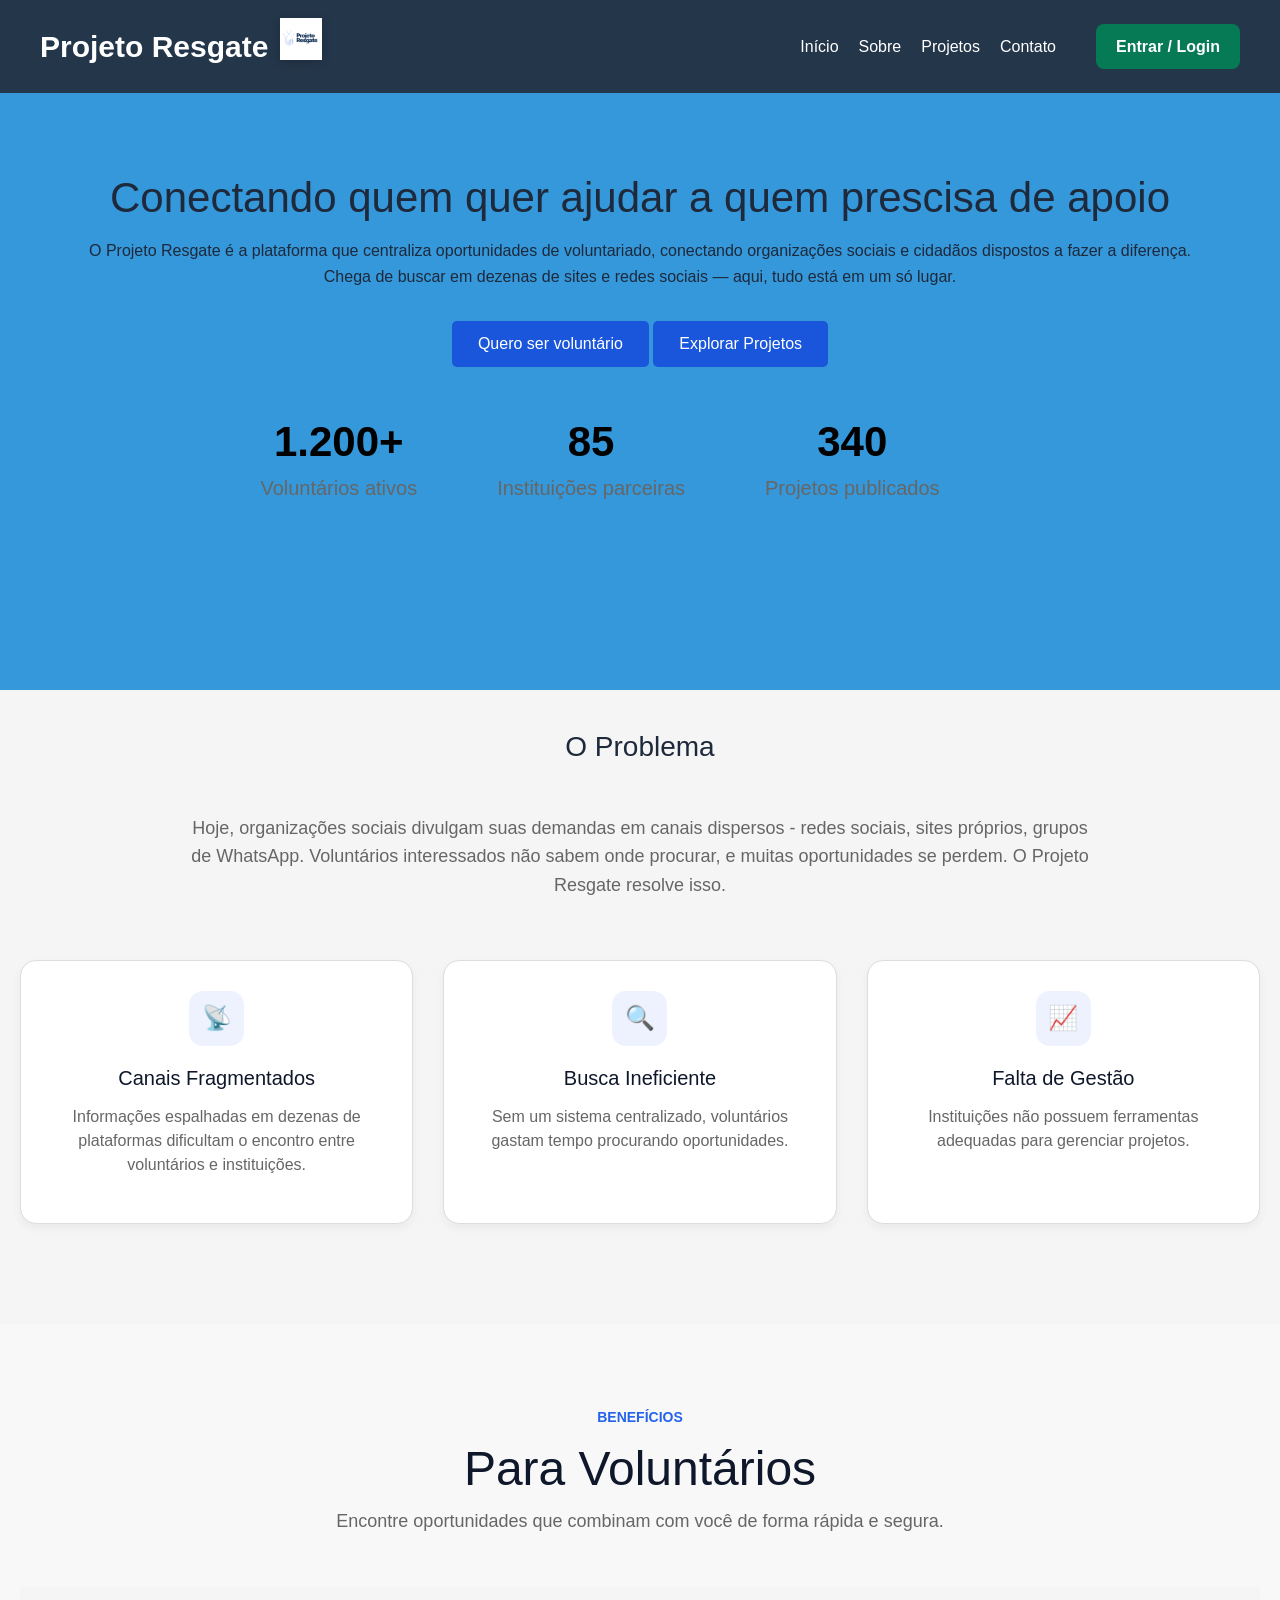
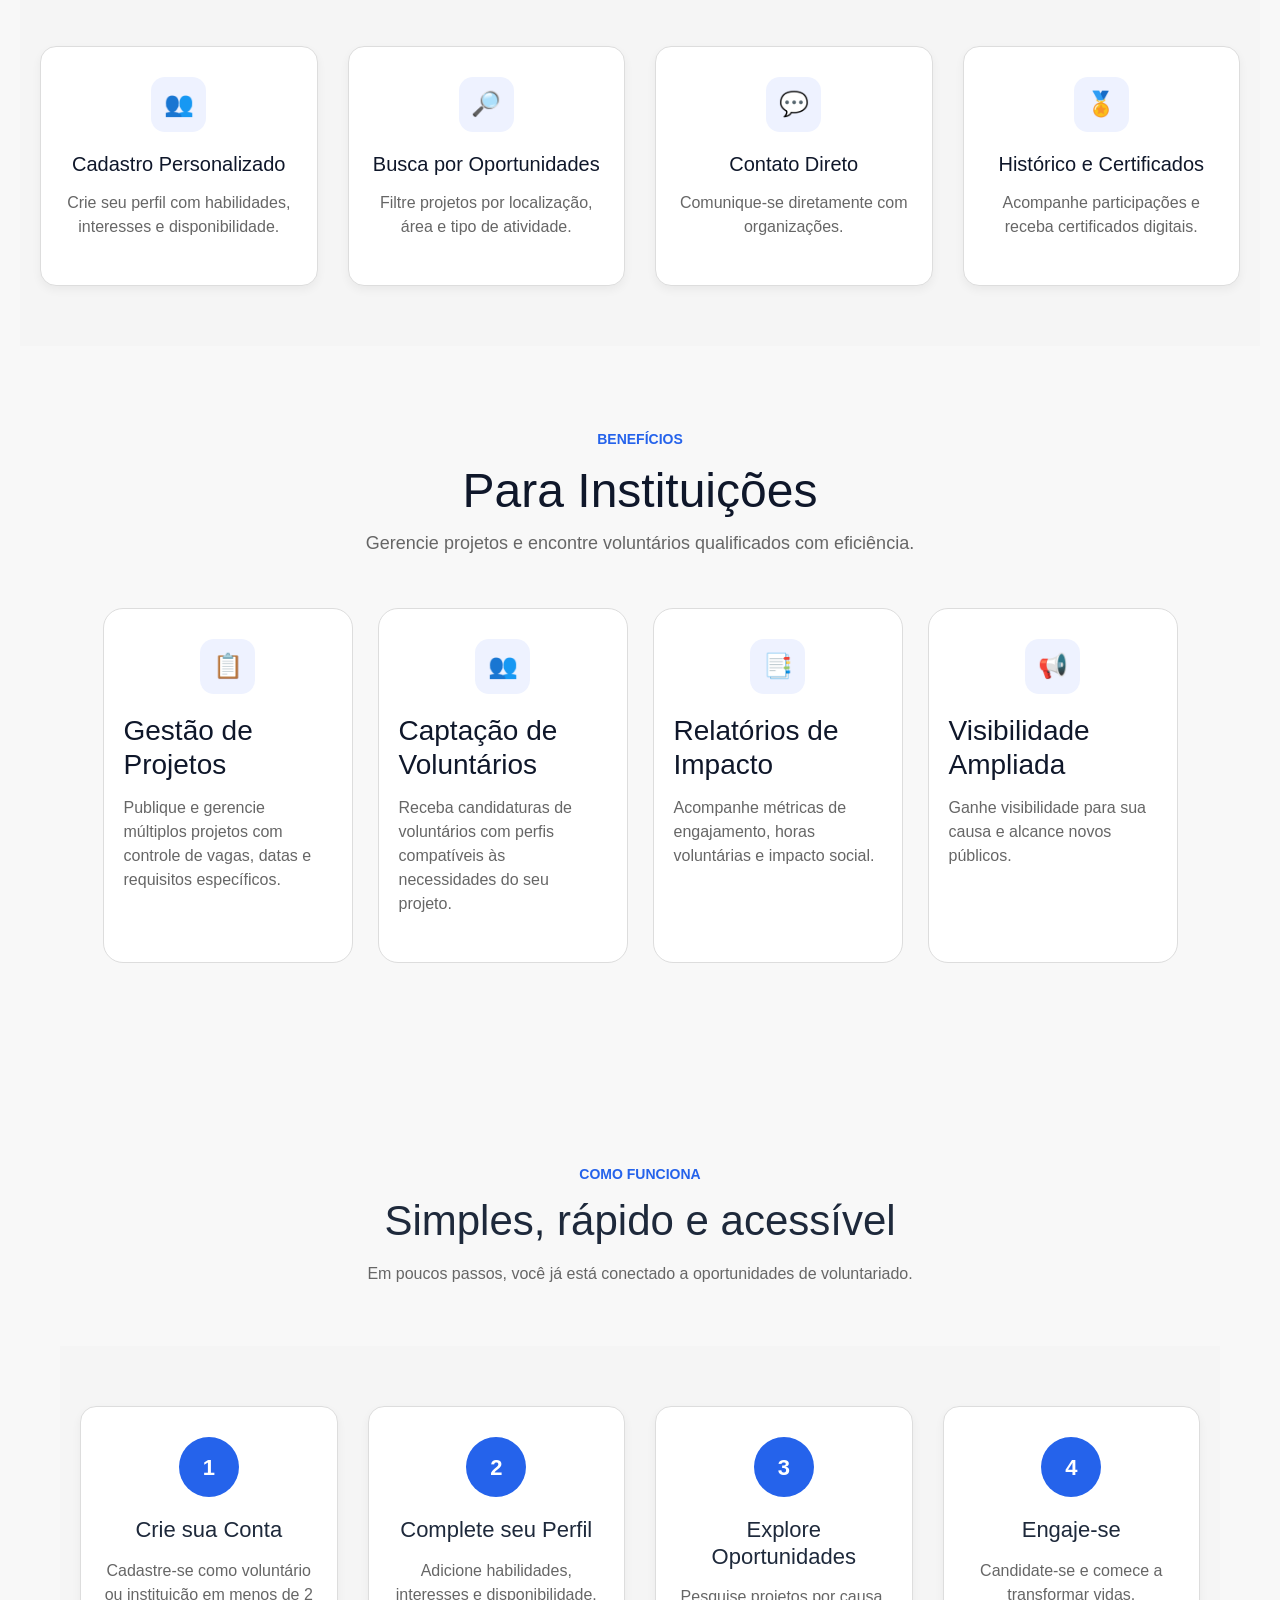
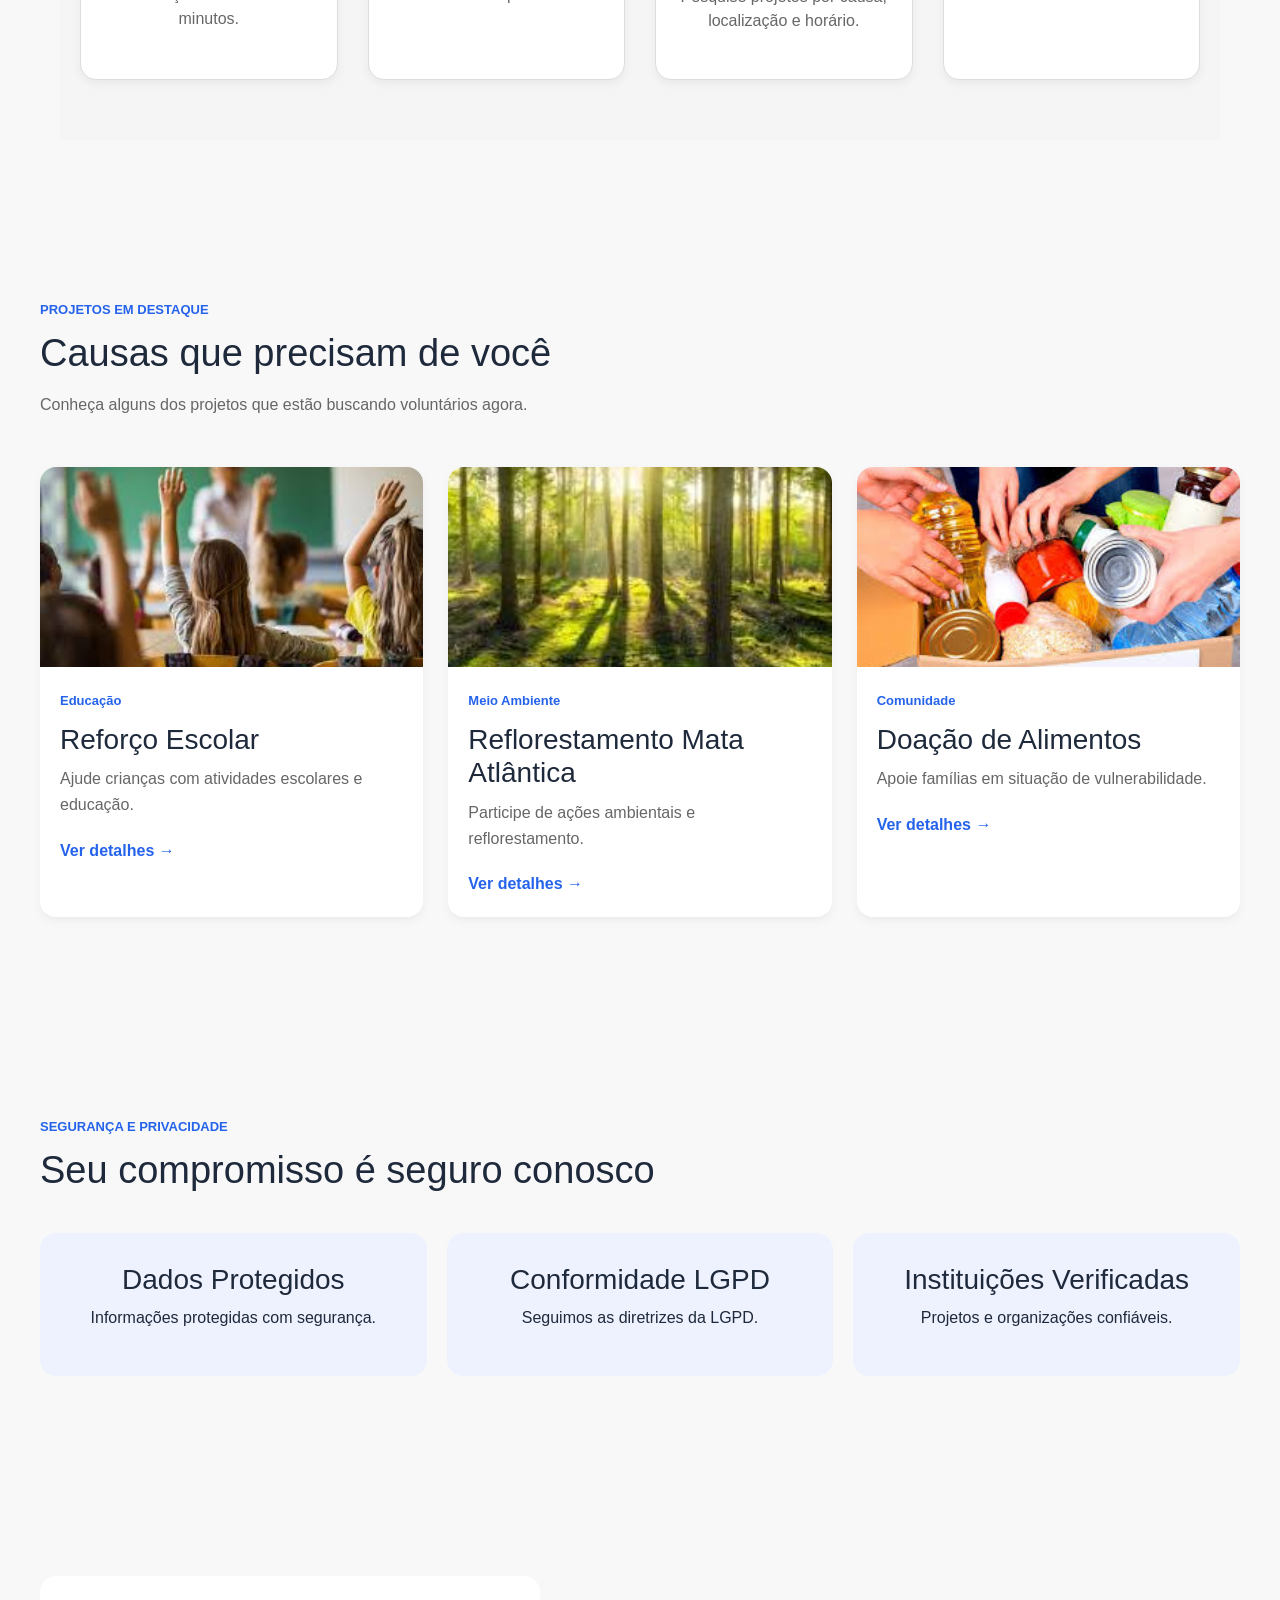
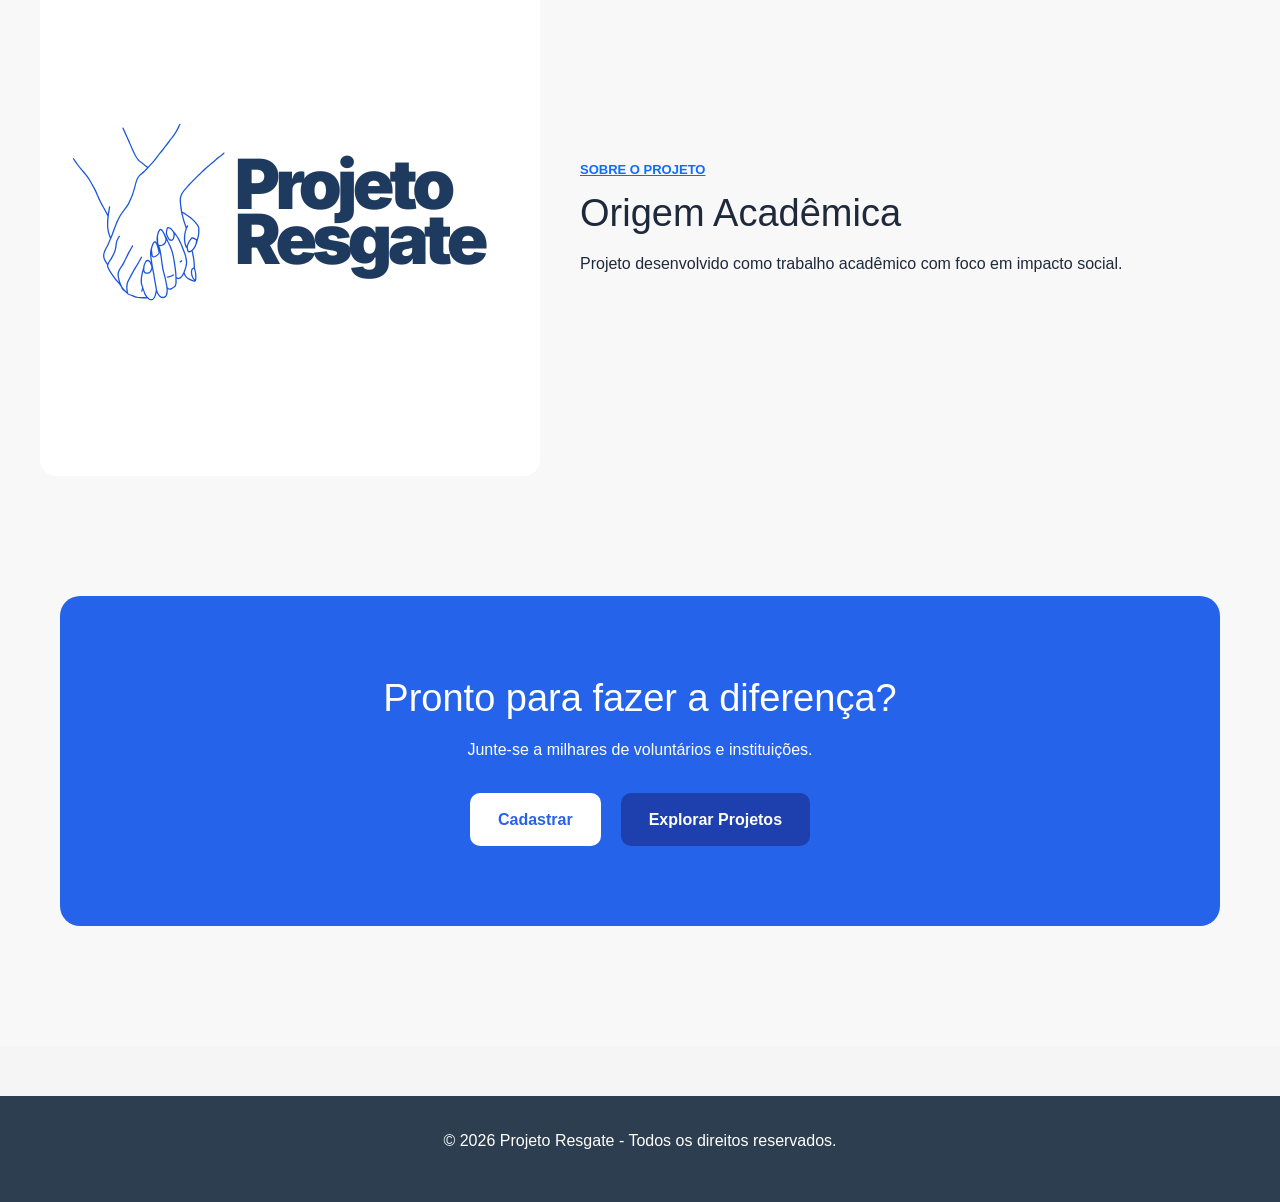
<file: src/Pages/landing_page.html>
<!DOCTYPE html>
<html lang="pt-br">
<head>
    <meta charset="UTF-8">
    <meta name="viewport" content="width=device-width, initial-scale=1.0">
    <title>Projeto Resgate - Home</title>
    <link href="https://cdn.jsdelivr.net/npm/bootstrap@5.3.3/dist/css/bootstrap.min.css" rel="stylesheet" integrity="sha384-sRIl4kxILFvY47J16cr9ZwB07vP4J8+LH7qKQnuqkuIAvNWLzeN8tE5YBujZqJLB" crossorigin="anonymous">
</head><link rel="stylesheet" href="../Css/style.css">
       <body>

           <header class="header">
    <div class="logo-area">
        <h1>Projeto Resgate</h1>
                   <img src="../assets/image.png"class="logo" alt="Logo do Projeto Resgate">
               </div>
               <nav style="display: flex; align-items: center;">
                   <a href="landing_page.html">Início</a>
                   <a href="sobre.html">Sobre</a>
                   <a href="projetos.html">Projetos</a>
                   <a href="contato.html">Contato</a>
                   <div id="nav-login-area" style="margin-left: 20px;"></div>
               </nav>
           </header>

           <main>
               <section class="hero">
                   <h1>Conectando quem quer ajudar a quem prescisa de apoio</h1>
 <p> O Projeto Resgate é a plataforma que centraliza oportunidades de voluntariado, conectando organizações sociais e cidadãos dispostos a fazer a diferença. Chega de buscar em dezenas de sites e redes sociais — aqui, tudo está em um só lugar.
</p>
                    <a href="painel-Voluntario.html" class="btn">Quero ser voluntário</a>
                   <a href="projetos.html" class="btn">Explorar Projetos</a>
                   <section class="stats">

    <div class="stat">
        <h2>1.200+</h2>
        <p>Voluntários ativos</p>
    </div>

    <div class="stat">
        <h2>85</h2>
        <p>Instituições parceiras</p>
    </div>

    <div class="stat">
        <h2>340</h2>
        <p>Projetos publicados</p>
    </div>
    <div>
          

                    </section>
                </section>
                <div>
                 </H3>
                <h3 class="problem-title">O Problema</h3>
<p class="problem-text">
Hoje, organizações sociais divulgam suas demandas em canais dispersos - redes sociais, sites próprios, grupos de WhatsApp. Voluntários interessados não sabem onde procurar, e muitas oportunidades se perdem. O Projeto Resgate resolve isso.
</p>
<section class="cards">

    <div class="card">
        <div class="icon">📡</div>
        <h3>Canais Fragmentados</h3>
        <p>
            Informações espalhadas em dezenas de plataformas dificultam o encontro entre voluntários e instituições.
        </p>
    </div>

    <div class="card">
        <div class="icon">🔍</div>
        <h3>Busca Ineficiente</h3>
        <p>
            Sem um sistema centralizado, voluntários gastam tempo procurando oportunidades.
        </p>
    </div>

    <div class="card">
        <div class="icon">📈</div>
        <h3>Falta de Gestão</h3>
        <p>
            Instituições não possuem ferramentas adequadas para gerenciar projetos.
        </p>
    </div>

</section>
<section class="benefits">

    <div class="title">
        <span>BENEFÍCIOS</span>
        <h2>Para Voluntários</h2>
        <p>Encontre oportunidades que combinam com você de forma rápida e segura.</p>
    </div>

    <div class="cards">

        <div class="card">
            <div class="icon">👥</div>
            <h3>Cadastro Personalizado</h3>
            <p>Crie seu perfil com habilidades, interesses e disponibilidade.</p>
        </div>

        <div class="card">
            <div class="icon">🔎</div>
            <h3>Busca por Oportunidades</h3>
            <p>Filtre projetos por localização, área e tipo de atividade.</p>
        </div>

        <div class="card">
            <div class="icon">💬</div>
            <h3>Contato Direto</h3>
            <p>Comunique-se diretamente com organizações.</p>
        </div>

        <div class="card">
            <div class="icon">🏅</div>
            <h3>Histórico e Certificados</h3>
            <p>Acompanhe participações e receba certificados digitais.</p>
        </div>

    </div>
<section class="benefits">

    <div class="section-title">
        <span>BENEFÍCIOS</span>
        <h2>Para Instituições</h2>
        <p>
            Gerencie projetos e encontre voluntários qualificados com eficiência.
        </p>
    </div>

    <div class="benefits-grid">

        <div class="benefit-card">
            <div class="icon">📋</div>
            <h3>Gestão de Projetos</h3>
            <p>
                Publique e gerencie múltiplos projetos com controle de vagas,
                datas e requisitos específicos.
            </p>
        </div>

        <div class="benefit-card">
            <div class="icon">👥</div>
            <h3>Captação de Voluntários</h3>
            <p>
                Receba candidaturas de voluntários com perfis compatíveis às
                necessidades do seu projeto.
            </p>
        </div>

        <div class="benefit-card">
            <div class="icon">📑</div>
            <h3>Relatórios de Impacto</h3>
            <p>
                Acompanhe métricas de engajamento, horas voluntárias e impacto social.
            </p>
        </div>

        <div class="benefit-card">
            <div class="icon">📢</div>
            <h3>Visibilidade Ampliada</h3>
            <p>
                Ganhe visibilidade para sua causa e alcance novos públicos.
            </p>
        </div>

    </div>

</section>

<section class="container">

    <p class="subtitulo">COMO FUNCIONA</p>

    <h1>Simples, rápido e acessível</h1>

    <p class="descricao">
        Em poucos passos, você já está conectado a oportunidades de voluntariado.
    </p>

    <div class="cards">

        <div class="card">
            <div class="numero">1</div>

            <h2>Crie sua Conta</h2>

            <p>
                Cadastre-se como voluntário ou instituição
                em menos de 2 minutos.
            </p>
        </div>

        <div class="card">
            <div class="numero">2</div>

            <h2>Complete seu Perfil</h2>

            <p>
                Adicione habilidades, interesses e disponibilidade.
            </p>
        </div>

        <div class="card">
            <div class="numero">3</div>

            <h2>Explore Oportunidades</h2>

            <p>
                Pesquise projetos por causa, localização e horário.
            </p>
        </div>

        <div class="card">
            <div class="numero">4</div>

            <h2>Engaje-se</h2>

            <p>
                Candidate-se e comece a transformar vidas.
            </p>
        </div>

    </div>

</section>

</body>
<!-- PROJETOS -->

<section class="projetos">

    <p class="mini">PROJETOS EM DESTAQUE</p>

    <h2>Causas que precisam de você</h2>

    <p class="desc">
        Conheça alguns dos projetos que estão buscando voluntários agora.
    </p>

    <div class="grid-projetos">

        <div class="projeto-card">

            <img src="[data-uri]" alt="">

            <div class="conteudo">

                <span>Educação</span>

                <h3>Reforço Escolar</h3>

                <p>
                    Ajude crianças com atividades escolares e educação.
                </p>

                <a href="#">Ver detalhes →</a>

            </div>

        </div>

        <div class="projeto-card">

            <img src="[data-uri]" alt="">

            <div class="conteudo">

                <span>Meio Ambiente</span>

                <h3>Reflorestamento Mata Atlântica</h3>

                <p>
                    Participe de ações ambientais e reflorestamento.
                </p>

                <a href="#">Ver detalhes →</a>

            </div>

        </div>

        <div class="projeto-card">

            <img src="[data-uri]" alt="">

            <div class="conteudo">

                <span>Comunidade</span>

                <h3>Doação de Alimentos</h3>

                <p>
                    Apoie famílias em situação de vulnerabilidade.
                </p>

                <a href="#">Ver detalhes →</a>

            </div>

        </div>

    </div>

</section>

<!-- SEGURANÇA -->

<section class="seguranca">

    <p class="mini">SEGURANÇA E PRIVACIDADE</p>

    <h2>Seu compromisso é seguro conosco</h2>

    <div class="cards-seguranca">

        <div class="seg-card">
            <h3>Dados Protegidos</h3>
            <p>Informações protegidas com segurança.</p>
        </div>

        <div class="seg-card">
            <h3>Conformidade LGPD</h3>
            <p>Seguimos as diretrizes da LGPD.</p>
        </div>

        <div class="seg-card">
            <h3>Instituições Verificadas</h3>
            <p>Projetos e organizações confiáveis.</p>
        </div>

    </div>

</section>

<!-- SOBRE -->

<section class="sobre">

    <img src="../assets/image.png" alt="Logo">    

    <div class="sobre-texto">

     <p class="mini"> 
        <a href="sobre.html">SOBRE O PROJETO</a>
     </p>

        <h2>Origem Acadêmica</h2>

        <p>
            Projeto desenvolvido como trabalho acadêmico com foco em impacto social.
        </p>

    </div>

</section>

<!-- CTA -->

<section class="cta">

    <h2>Pronto para fazer a diferença?</h2>

    <p>
        Junte-se a milhares de voluntários e instituições.
    </p>

   <div class="botoes">

    <a href="painel-Voluntario.html" class="btn1">
        Cadastrar
    </a>

    <a href="projetos.html" class="btn2">
        Explorar Projetos
    </a>

</div>

</section>

</body>
</section>
           
       </body>

           <footer>
               <p>&copy; 2026 Projeto Resgate - Todos os direitos reservados.</p>
           </footer>
           <script src="https://cdn.jsdelivr.net/npm/bootstrap@5.3.3/dist/js/bootstrap.bundle.min.js" integrity="sha384-YvpcrYf0tY3lHB60NNkmXc5s9fDVZLESaAA55NDzOxhy9GkcIdslK1eN7N6jIeHz" crossorigin="anonymous"></script>
           <script src="../Js/database.js"></script>
           <script src="../Js/auth.js"></script>
           <script>
               document.addEventListener('DOMContentLoaded', function() {
                   const sessao = Auth.obterSessao();
                   const navArea = document.getElementById('nav-login-area');
                   
                   if (sessao) {
                       const painelUrl = sessao.tipo === 'ong' ? 'painel-Instituicao.html' : 'painel-Voluntario.html';
                       navArea.innerHTML = `<a href="${painelUrl}" style="background-color: #1A56DB; color: white; padding: 10px 20px; border-radius: 8px; font-weight: bold; text-decoration: none; display: inline-block;">Meu Painel</a>`;
                   } else {
                       navArea.innerHTML = `<a href="cadastro.html" style="background-color: #057A55; color: white; padding: 10px 20px; border-radius: 8px; font-weight: bold; text-decoration: none; display: inline-block;">Entrar / Login</a>`;
                   }
               });
           </script>
       </body>
</html>
</file>
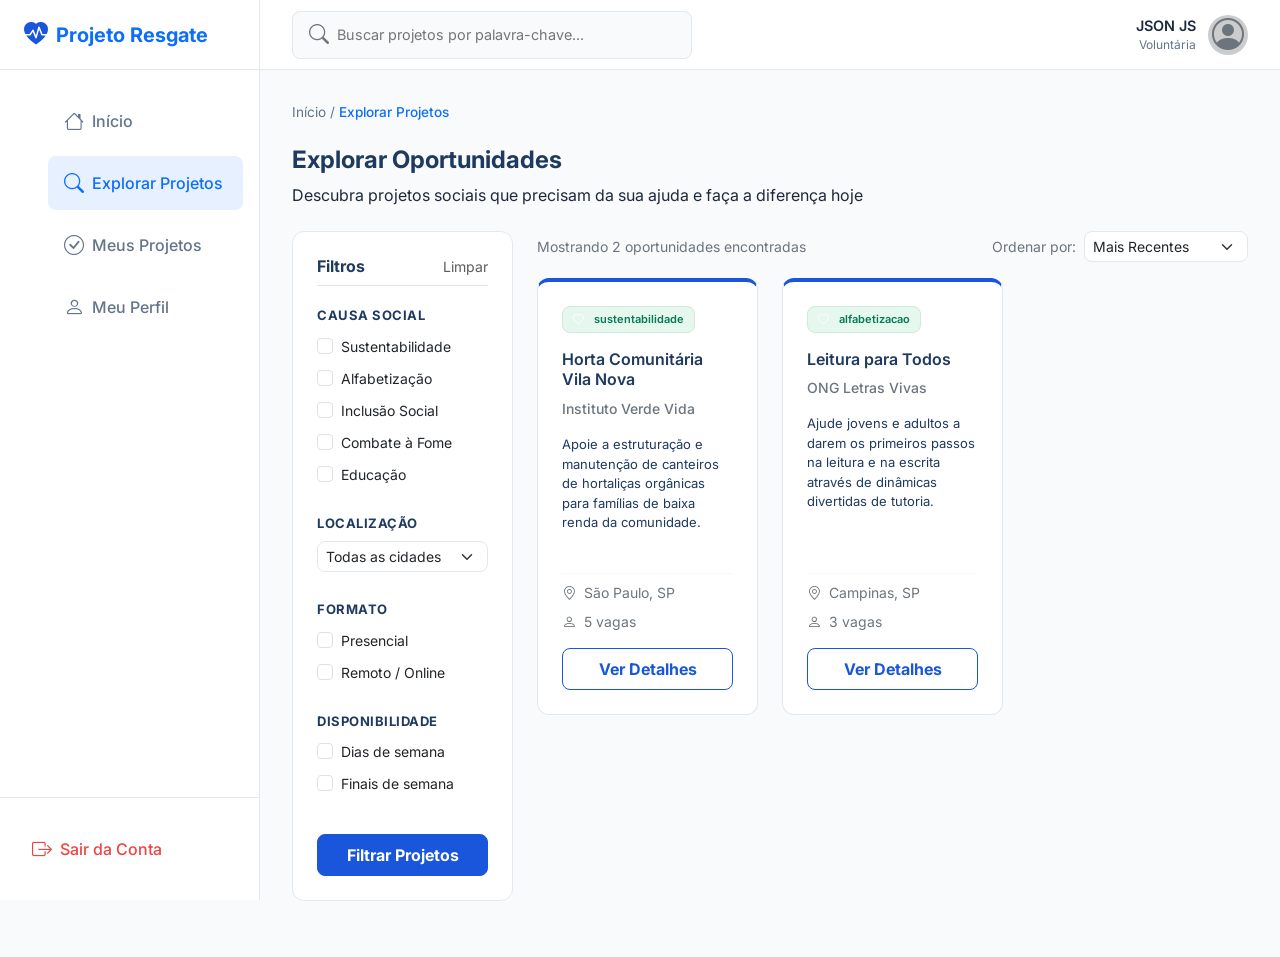
<file: src/Pages/projetos.html>
<!DOCTYPE html>
<html lang="pt-BR">

<head>
    <meta charset="UTF-8">
    <meta name="viewport" content="width=device-width, initial-scale=1.0">
    <title>Explorar Projetos - Projeto Resgate</title>
    <!-- Bootstrap CSS (Versão correta 5.3.3) -->
    <link href="https://cdn.jsdelivr.net/npm/bootstrap@5.3.3/dist/css/bootstrap.min.css" rel="stylesheet" integrity="sha384-QWTKZyjpPEjISv5WaRU9OFeRpok6YctnYmDr5pNlyT2bRjXh0JMhjY6hW+ALEwIH" crossorigin="anonymous">
    <!-- Estilo Geral do Dashboard (Herdado para consistência) -->
    <link rel="stylesheet" href="https://cdnjs.cloudflare.com/ajax/libs/font-awesome/6.0.0-beta3/css/all.min.css">
    <link href="https://fonts.googleapis.com/css2?family=Inter:wght@400;500;600;700&display=swap" rel="stylesheet">
    <link rel="stylesheet" href="https://cdn.jsdelivr.net/npm/bootstrap-icons@1.11.1/font/bootstrap-icons.css">
    <link rel="stylesheet" href="../Css/global.css">
    <link rel="stylesheet" href="../Css/painel-Voluntario.css">
    <!-- Estilo Específico da página de Explorar Projetos -->
    <link rel="stylesheet" href="../Css/projetos.css">
</head>

<body>
    <div id="app" class="container-app">
        <!-- Barra Lateral -->
        <aside id="barra-lateral" class="barra-lateral">
            <div class="logo-barra-lateral">
                <i class="bi bi-heart-pulse-fill" style="color: #1A56DB; font-size: 1.5rem; margin-right: 8px;"></i>
                Projeto Resgate
            </div>
            <nav class="navegacao-barra-lateral">
                <ul id="menu-navegacao">
                    <li>
                        <a href="landing_page.html" id="link-inicio">
                            <i class="bi bi-house fs-5 me-2"></i>
                            Início
                        </a>
                    </li>
                    <li class="ativo">
                        <a href="projetos.html" id="link-explorar">
                            <i class="bi bi-search fs-5 me-2"></i>
                            Explorar Projetos
                        </a>
                    </li>
                    <li>
                        <a href="meus-projetos.html" id="link-meus-projetos">
                            <i class="bi bi-check-circle fs-5 me-2"></i>
                            Meus Projetos
                        </a>
                    </li>
                    <li>
                        <a href="painel-Voluntario.html" id="link-perfil">
                            <i class="bi bi-person fs-5 me-2"></i>
                            Meu Perfil
                        </a>
                    </li>
                </ul>
            </nav>
            <div class="rodape-barra-lateral">
                <a href="#" onclick="Auth.sair(); return false;" id="link-sair-conta" class="link-sair">
                    <i class="bi bi-box-arrow-right fs-5 me-2"></i>
                    Sair da Conta
                </a>
            </div>
        </aside>

        <!-- Conteúdo Principal -->
        <div class="conteudo-principal">
            <!-- Barra Superior -->
            <header class="barra-superior">
                <div class="barra-busca">
                    <i class="bi bi-search fs-5 text-secondary"></i>
                    <input type="text" id="input-busca" placeholder="Buscar projetos por palavra-chave..." />
                </div>
                <div class="acoes-barra-superior">
                    <div id="perfil-usuario-topo" class="perfil-usuario">
                        <div class="info-usuario">
                            <span id="nome-usuario-logado" class="nome-usuario">JSON JS</span>
                            <span class="funcao-usuario">Voluntária</span>
                        </div>
                        <div class="avatar-usuario">
                            <i class="bi bi-person-circle fs-2 text-secondary" style="margin-right: 0;"></i>
                        </div>
                    </div>
                </div>
            </header>

            <!-- Conteúdo da Página -->
            <main id="conteudo-pagina" class="conteudo-pagina">
                <div class="migalhas-pao">
                    <span>Início</span> / <span class="ativo">Explorar Projetos</span>
                </div>

                <div class="cabecalho-pagina mb-4">
                    <div class="titulo-pagina">
                        <h1>Explorar Oportunidades</h1>
                        <p>Descubra projetos sociais que precisam da sua ajuda e faça a diferença hoje</p>
                    </div>
                </div>

                <!-- Estrutura em Grade do Bootstrap -->
                <div class="row g-4">
                    <!-- Coluna de Filtros (Esquerda) -->
                    <div class="col-lg-3">
                        <div class="cartao p-4 filtro-container">
                            <div class="d-flex justify-content-between align-items-center mb-3 pb-2 border-bottom">
                                <h2 class="titulo-cartao m-0">Filtros</h2>
                                <a href="#" class="text-decoration-none text-muted small" id="btn-limpar-filtros">Limpar</a>
                            </div>

                            <!-- Filtro de Causa -->
                            <div class="filtro-grupo mb-4">
                                <label class="rotulo-filtro fw-bold mb-2">Causa Social</label>
                                <div class="form-check mb-2">
                                    <input class="form-check-input" type="checkbox" value="sustentabilidade" id="causa-sustentabilidade">
                                    <label class="form-check-label text-dark small" for="causa-sustentabilidade">Sustentabilidade</label>
                                </div>
                                <div class="form-check mb-2">
                                    <input class="form-check-input" type="checkbox" value="alfabetizacao" id="causa-alfabetizacao">
                                    <label class="form-check-label text-dark small" for="causa-alfabetizacao">Alfabetização</label>
                                </div>
                                <div class="form-check mb-2">
                                    <input class="form-check-input" type="checkbox" value="inclusao" id="causa-inclusao">
                                    <label class="form-check-label text-dark small" for="causa-inclusao">Inclusão Social</label>
                                </div>
                                <div class="form-check mb-2">
                                    <input class="form-check-input" type="checkbox" value="fome" id="causa-fome">
                                    <label class="form-check-label text-dark small" for="causa-fome">Combate à Fome</label>
                                </div>
                                <div class="form-check mb-2">
                                    <input class="form-check-input" type="checkbox" value="educacao" id="causa-educacao">
                                    <label class="form-check-label text-dark small" for="causa-educacao">Educação</label>
                                </div>
                            </div>

                            <!-- Filtro de Localização -->
                            <div class="filtro-grupo mb-4">
                                <label for="filtro-local" class="rotulo-filtro fw-bold mb-2">Localização</label>
                                <select class="form-select form-select-sm text-dark" id="filtro-local">
                                    <option value="" selected>Todas as cidades</option>
                                    <option value="sp">São Paulo, SP</option>
                                    <option value="bh">Belo Horizonte, MG</option>
                                    <option value="campinas">Campinas, SP</option>
                                    <option value="curitiba">Curitiba, PR</option>
                                </select>
                            </div>

                            <!-- Filtro de Modalidade -->
                            <div class="filtro-grupo mb-4">
                                <label class="rotulo-filtro fw-bold mb-2">Formato</label>
                                <div class="form-check mb-2">
                                    <input class="form-check-input" type="checkbox" value="presencial" id="formato-presencial">
                                    <label class="form-check-label text-dark small" for="formato-presencial">Presencial</label>
                                </div>
                                <div class="form-check mb-2">
                                    <input class="form-check-input" type="checkbox" value="remoto" id="formato-remoto">
                                    <label class="form-check-label text-dark small" for="formato-remoto">Remoto / Online</label>
                                </div>
                            </div>

                            <!-- Filtro de Disponibilidade -->
                            <div class="filtro-grupo mb-4">
                                <label class="rotulo-filtro fw-bold mb-2">Disponibilidade</label>
                                <div class="form-check mb-2">
                                    <input class="form-check-input" type="checkbox" value="semana" id="disp-semana">
                                    <label class="form-check-label text-dark small" for="disp-semana">Dias de semana</label>
                                </div>
                                <div class="form-check mb-2">
                                    <input class="form-check-input" type="checkbox" value="fds" id="disp-fds">
                                    <label class="form-check-label text-dark small" for="disp-fds">Finais de semana</label>
                                </div>
                            </div>

                            <button type="button" class="btn btn-primary w-100 btn-aplicar-filtros fw-bold text-white py-2">Filtrar Projetos</button>
                        </div>
                    </div>

                    <!-- Coluna de Projetos (Direita) -->
                    <div class="col-lg-9">
                        <div class="d-flex justify-content-between align-items-center mb-3">
                            <span class="text-secondary small">Mostrando 6 oportunidades encontradas</span>
                            <div class="d-flex align-items-center gap-2">
                                <span class="text-secondary small text-nowrap">Ordenar por:</span>
                                <select class="form-select form-select-sm text-dark bg-white border" style="width: auto;">
                                    <option value="recente" selected>Mais Recentes</option>
                                    <option value="vagas">Número de Vagas</option>
                                </select>
                            </div>
                        </div>

                        <!-- Grid de Cards de Projetos -->
                        <div class="row g-4" id="lista-projetos-dinamica">
                            <!-- Projetos renderizados via JS -->
                        </div>
                    </div>
                </div>
            </main>
        </div>
    </div>
    <!-- Bootstrap Bundle (Versão correta 5.3.3) -->
    <script src="https://cdn.jsdelivr.net/npm/bootstrap@5.3.3/dist/js/bootstrap.bundle.min.js" integrity="sha384-YvpcrYf0tY3lHB60NNkmXc5s9fDVZLESaAA55NDzOxhy9GkcIdslK1eN7N6jIeHz" crossorigin="anonymous"></script>
    <script src="../Js/database.js"></script>
    <script src="../Js/auth.js"></script>
    <script>
        const sessao = Auth.obterSessao();
        if (sessao) {
            document.getElementById('nome-usuario-logado').textContent = sessao.nome;
            // Se for ONG, esconde a opção "Meus Projetos" do menu se houver necessidade.
        }

        const projetos = Database.obterProjetos();
        const container = document.getElementById('lista-projetos-dinamica');
        
        let html = '';
        projetos.forEach(p => {
            const ong = Database.obterOngPorId(p.id_ong);
            const nomeOng = ong ? ong.nome : 'ONG Desconhecida';
            
            html += `
            <div class="col-md-6 col-xl-4">
                <div class="cartao h-100 d-flex flex-column card-projeto borda-azul">
                    <div class="d-flex justify-content-between align-items-start mb-3">
                        <span class="badge-causa verde">
                            <i class="bi bi-heart text-white me-1"></i> ${p.causa}
                        </span>
                    </div>
                    <h3 class="titulo-projeto-card mb-2">${p.titulo}</h3>
                    <p class="nome-instituicao-card text-secondary small mb-3">${nomeOng}</p>
                    <p class="descricao-projeto-card text-dark small flex-grow-1">${p.descricao}</p>
                    <div class="meta-card mb-3 pt-2 border-top border-light d-flex flex-wrap gap-2 text-secondary small">
                        <span><i class="bi bi-geo-alt text-secondary me-1"></i> ${p.localizacao}</span>
                        <span><i class="bi bi-person text-secondary me-1"></i> ${p.vagas} vagas</span>
                    </div>
                    <a href="detalhes-projeto.html?id=${p.id}" class="btn btn-outline-primary w-100 fw-bold py-2 mt-auto">Ver Detalhes</a>
                </div>
            </div>`;
        });
        
        container.innerHTML = html;
        document.querySelector('.text-secondary.small').textContent = `Mostrando ${projetos.length} oportunidades encontradas`;
    </script>
</body>

</html>
</file>
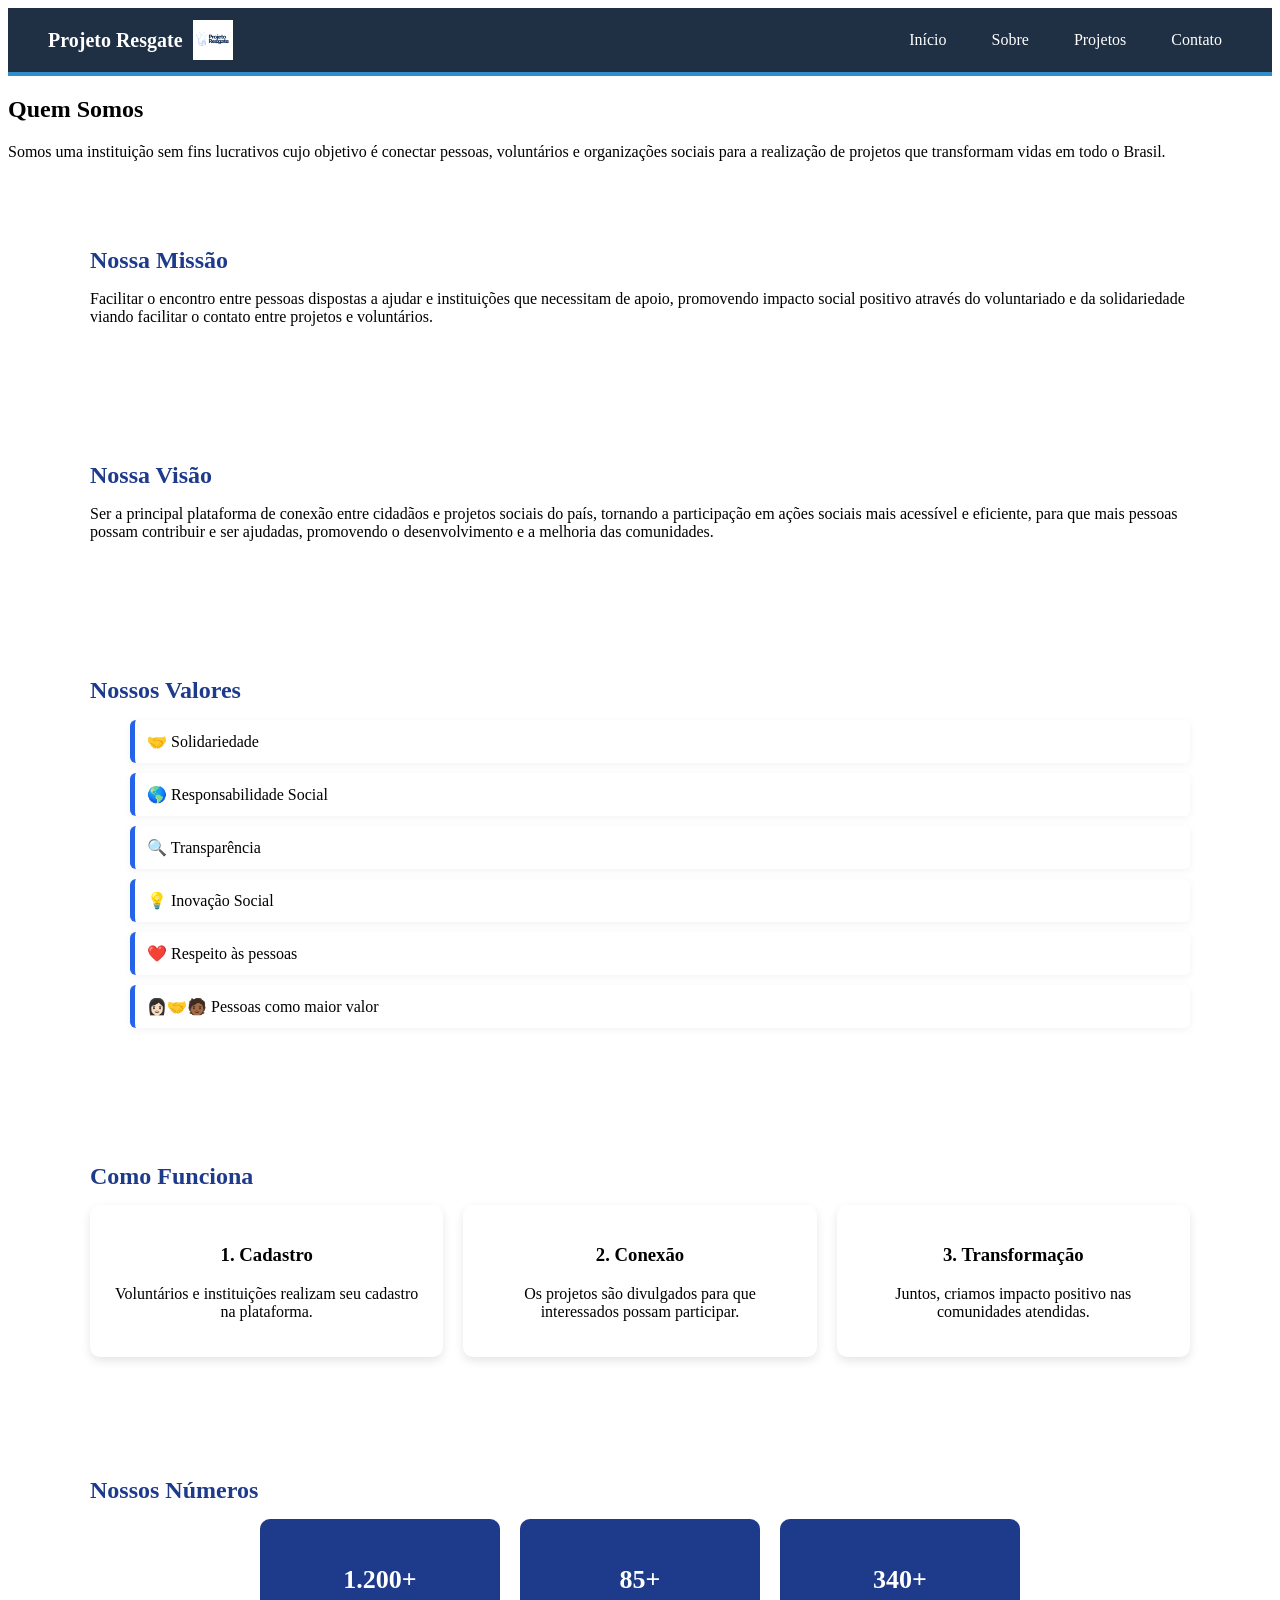
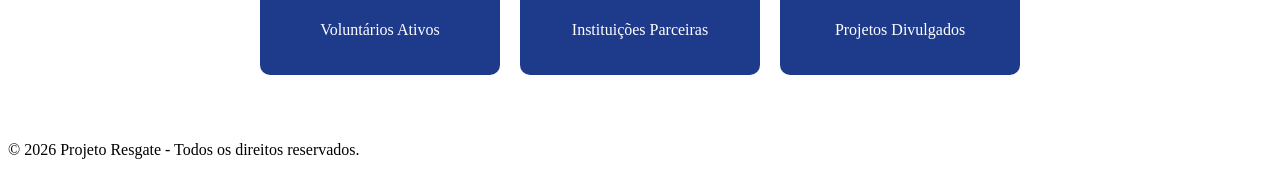
<file: src/Pages/sobre.html>
<!DOCTYPE html>
<html lang="pt-BR">
<head>
    <meta charset="UTF-8">
    <meta name="viewport" content="width=device-width, initial-scale=1.0">
    <title>Sobre Nós - Projeto Resgate</title>
    <link rel="stylesheet" href="../Css/sobre.css">
</head>
<body>
<header class="header">
  <div class="logo-area">
    <h1>Projeto Resgate</h1>
    <img src="../assets/image.png" class="logo" alt="Logo">
  </div>

  <nav class="nav">
    <a href="landing_page.html">Início</a>
    <a href="sobre.html">Sobre</a>
    <a href="projetos.html">Projetos</a>
    <a href="contato.html">Contato</a>
  </nav>
</header>

    <main>

        <section class="hero">
            <h1>Quem Somos</h1>
            <p>
                Somos uma instituição sem fins lucrativos cujo objetivo é conectar
                pessoas, voluntários e organizações sociais para a realização de
                projetos que transformam vidas em todo o Brasil.
            </p>
        </section>

        <section class="sobre">
            <h2>Nossa Missão</h2>
            <p>
                Facilitar o encontro entre pessoas dispostas a ajudar e instituições
                que necessitam de apoio, promovendo impacto social positivo através
                do voluntariado e da solidariedade viando facilitar o contato entre projetos e voluntários.
            </p>
        </section>

        <section class="sobre">
            <h2>Nossa Visão</h2>
            <p>
                Ser a principal plataforma de conexão entre cidadãos e projetos sociais do país, tornando a participação em ações sociais mais acessível e eficiente, para que mais pessoas possam contribuir e ser ajudadas, promovendo o desenvolvimento e a melhoria das comunidades.                
            </p>
        </section>

        <section class="sobre">
            <h2>Nossos Valores</h2>

            <ul>
                <li>🤝 Solidariedade</li>
                <li>🌎 Responsabilidade Social</li>
                <li>🔍 Transparência</li>
                <li>💡 Inovação Social</li>
                <li>❤️ Respeito às pessoas</li>
                <li>👩🏻‍🤝‍🧑🏾 Pessoas como maior valor</li>
            
            </ul>
        </section>

        <section class="sobre">
            <h2>Como Funciona</h2>

            <div class="cards">
                <div class="card">
                    <h3>1. Cadastro</h3>
                    <p>
                        Voluntários e instituições realizam seu cadastro na plataforma.
                    </p>
                </div>

                <div class="card">
                    <h3>2. Conexão</h3>
                    <p>
                        Os projetos são divulgados para que interessados possam participar.
                    </p>
                </div>

                <div class="card">
                    <h3>3. Transformação</h3>
                    <p>
                        Juntos, criamos impacto positivo nas comunidades atendidas.
                    </p>
                </div>
            </div>
        </section>

        <section class="sobre">
            <h2>Nossos Números</h2>

            <div class="stats">
                <div class="stat">
                    <h3>1.200+</h3>
                    <p>Voluntários Ativos</p>
                </div>

                <div class="stat">
                    <h3>85+</h3>
                    <p>Instituições Parceiras</p>
                </div>

                <div class="stat">
                    <h3>340+</h3>
                    <p>Projetos Divulgados</p>
                </div>
            </div>
        </section>

    </main>

    <footer>
        <p>&copy; 2026 Projeto Resgate - Todos os direitos reservados.</p>
    </footer>

</body>
</html>
</file>
<file: src/Css/style.css>
/* Vari�veis de Design - Altere aqui para mudar o site todo */
:root {
    --primary-color: #2c3e50;
    --accent-color: #3498db;
    --bg-light: #f4f7f6;
    --text-dark: #333;
    --white: #ffffff;
    --spacing: 20px;
}

* {
    box-sizing: border-box;
    margin: 0;
    padding: 0;
}

body {
    font-family: 'Segoe UI', Tahoma, Geneva, Verdana, sans-serif;
    line-height: 1.6;
    color: var(--text-dark);
    background-color: var(--bg-light);
}

/* Layout */
header {
    background: var(--primary-color);
    color: var(--white);
    padding: 1rem 5%;
    display: flex;
    justify-content: space-between;
    align-items: center;
    position: sticky;
    top: 0;
    z-index: 1000;
}

nav a {
    color: var(--white);
    text-decoration: none;
    margin-left: var(--spacing);
    font-weight: 500;
}

.hero {
    background: var(--accent-color);
    color: var(--black);
    padding: 80px 5%;
    text-align: center;
}

.container {
    max-width: 1100px;
    margin: auto;
    padding: 40px var(--spacing);
}

section {
    margin-bottom: 40px;
}

.grid-cards {
    display: grid;
    grid-template-columns: repeat(auto-fit, minmax(250px, 1fr));
    gap: var(--spacing);
    margin-top: 20px;
}

.card {
    background: var(--white);
    padding: var(--spacing);
    border-radius: 8px;
    box-shadow: 0 2px 5px rgba(0,0,0,0.1);
    border-top: 4px solid var(--accent-color);
}

/* Bot�o B�sico */
.btn {
    display: inline-block;
    background:#1a56db;
    color: var(--white);
    padding: 10px 25px;
    text-decoration: none;
    border-radius: 5px;
    margin-top: 15px;
}

footer {
    background: var(--primary-color);
    color: var(--white);
    text-align: center;
    padding: 2rem;
    margin-top: 50px;
}

form {
    display: flex;
    flex-direction: column;
    gap: 15px;
    max-width: 600px;
    margin: auto;
}

.form input, .form textarea {
    padding: 10px;
    border: 1px solid #ccc;
    border-radius: 5px;
}

@media (max-width: 768px) {
    header {
        flex-direction: column;
    }

    nav {
        margin-top: 15px;
    }
}
.header{
    background: #24364a;
    padding: 18px 40px;
}

.logo-area{
    display: flex;
    align-items: center;
    gap: 12px;
}

.logo{
    width: 42px;
    height: 42px;
    object-fit: contain;

    filter: drop-shadow(0 2px 4px rgba(0,0,0,0.2));

    transition: 0.3s;
}

.logo:hover{
    transform: scale(1.05);
}

.logo-area h1{
    color: white;
    font-size: 30px;
    font-weight: 700;
    margin: 0;

    font-family: Arial, sans-serif;
}
.stats{
    display: flex;
    justify-content: center;
    gap: 80px;
    padding: 50px 20px;
    background:#3498DB
}

.stat{
    text-align: center;
}

.stat h2{
    color: #000000;
    font-size: 42px;
    margin: 0;
    font-weight: bold;
}

.stat p{
    margin-top: 5px;
    color: #666;
    font-size: 20px;
}
.cards{
    display: flex;
    justify-content: center;
    gap: 30px;
    padding: 60px 20px;
    background: #f5f5f5;
}

.card{
    width: 300px;
    background: #f8f9fc;
    border: 1px solid #ddd;
    border-radius: 20px;
    padding: 40px 25px;
    text-align: center;
}

.icon{
    width: 60px;
    height: 60px;
    background: #eef2ff;
    border-radius: 15px;
    margin: 0 auto 20px;

    display: flex;
    align-items: center;
    justify-content: center;

    font-size: 25px;
}

.card h3{
    font-size: 24px;
    margin-bottom: 15px;
    color: #0f172a;
}

.card p{
    color: #666;
    line-height: 1.6;
    font-size: 16px;
}
body{
    background: #f5f5f5;
    font-family: Arial, sans-serif;
}

.benefits{
    padding: 80px 40px;
}

.title{
    text-align: center;
    margin-bottom: 50px;
}

.title span{
    color: #2563eb;
    font-size: 14px;
    font-weight: bold;
}

.title h2{
    font-size: 48px;
    color: #0f172a;
    margin: 10px 0;
}

.title p{
    color: #666;
    font-size: 18px;
}

.cards{
    display: flex;
    justify-content: center;
    gap: 25px;
    flex-wrap: wrap;
}

.card{
    width: 260px;
    background: white;
    border: 1px solid #ddd;
    border-radius: 18px;
    padding: 30px 20px;
}

.icon{
    width: 55px;
    height: 55px;
    background: #eef2ff;
    border-radius: 14px;

    display: flex;
    align-items: center;
    justify-content: center;

    font-size: 24px;
    margin-bottom: 20px;
}

.card h3{
    font-size: 20px;
    color: #0f172a;
    margin-bottom: 15px;
}

.card p{
    color: #666;
    line-height: 1.5;
}
.problem-title{
    text-align: center;
    margin-bottom: 50px;
}

.problem-text{
    text-align: center;
    max-width: 900px;
    margin: auto;
    color: #666;
    line-height: 1.6;
    font-size: 18px;
}
.benefits{
    padding: 80px 20px;
    background: #f8f8f8;
}

.section-title{
    text-align: center;
    margin-bottom: 50px;
}

.section-title span{
    color: #2563eb;
    font-size: 14px;
    font-weight: bold;
}

.section-title h2{
    font-size: 48px;
    color: #0f172a;
    margin: 10px 0;
}

.section-title p{
    color: #666;
    font-size: 18px;
}

.benefits-grid{
    display: flex;
    justify-content: center;
    gap: 25px;
    flex-wrap: wrap;
}

.benefit-card{
    width: 250px;
    background: white;
    border: 1px solid #ddd;
    border-radius: 20px;
    padding: 30px 20px;
}

.icon{
    width: 55px;
    height: 55px;
    background: #eef2ff;
    border-radius: 14px;

    display: flex;
    align-items: center;
    justify-content: center;

    font-size: 24px;
    margin-bottom: 20px;
}

.benefit-card h3{
    color: #0f172a;
    margin-bottom: 15px;
}

.benefit-card p{
    color: #666;
    line-height: 1.5;
}
*{
    margin: 0;
    padding: 0;
    box-sizing: border-box;
    font-family: Arial, sans-serif;
}

body{
    background-color: #f5f5f5;
}

.container{
    max-width: 1200px;
    margin: auto;
    padding: 80px 20px;
    text-align: center;
}

.subtitulo{
    color: #2563eb;
    font-size: 14px;
    font-weight: bold;
    margin-bottom: 10px;
}

h1{
    font-size: 42px;
    color: #1e293b;
    margin-bottom: 15px;
}

.descricao{
    color: #666;
    margin-bottom: 60px;
}

.cards{
    display: flex;
    justify-content: space-between;
    gap: 30px;
    flex-wrap: wrap;
}

.card{
    background: white;
    flex: 1;
    min-width: 220px;

    padding: 30px 20px;

    border-radius: 16px;

    box-shadow: 0 4px 10px rgba(0,0,0,0.05);

    transition: 0.3s;
}

.card:hover{
    transform: translateY(-5px);
}

.numero{
    width: 60px;
    height: 60px;

    background: #2563eb;
    color: white;

    border-radius: 50%;

    display: flex;
    align-items: center;
    justify-content: center;

    margin: 0 auto 20px;

    font-size: 22px;
    font-weight: bold;
}

.card h2{
    font-size: 22px;
    color: #1e293b;

    margin-bottom: 15px;
}

.card p{
    color: #666;
    line-height: 1.5;
}
*{
    margin:0;
    padding:0;
    box-sizing:border-box;
    font-family:Arial, sans-serif;
}

body{
    background:#f5f5f5;
    color:#1e293b;
}

section{
    padding:80px 20px;
}

.mini{
    color:#2563eb;
    font-size:13px;
    font-weight:bold;
    margin-bottom:10px;
    text-transform:uppercase;
}

h2{
    font-size:38px;
    margin-bottom:15px;
}

.desc{
    color:#666;
    margin-bottom:50px;
}

/* PROJETOS */

.grid-projetos{
    display:grid;
    grid-template-columns:repeat(auto-fit, minmax(300px,1fr));
    gap:25px;
}

.projeto-card{
    background:white;
    border-radius:16px;
    overflow:hidden;
    box-shadow:0 4px 10px rgba(0,0,0,0.05);
}

.projeto-card img{
    width:100%;
    height:200px;
    object-fit:cover;
}

.conteudo{
    padding:20px;
}

.conteudo span{
    color:#2563eb;
    font-size:13px;
    font-weight:bold;
}

.conteudo h3{
    margin:10px 0;
}

.conteudo p{
    color:#666;
    margin-bottom:20px;
}

.conteudo a{
    color:#2563eb;
    text-decoration:none;
    font-weight:bold;
}

/* SEGURANÇA */

.cards-seguranca{
    display:grid;
    grid-template-columns:repeat(auto-fit,minmax(250px,1fr));
    gap:20px;
    margin-top:40px;
}

.seg-card{
    background:#eef2ff;
    padding:30px;
    border-radius:16px;
    text-align:center;
}

/* SOBRE */

.sobre{
    display:flex;
    gap:40px;
    align-items:center;
    flex-wrap:wrap;
}

.sobre img{
    width:500px;
    max-width:100%;
    border-radius:16px;
}

.sobre-texto{
    flex:1;
}

/* CTA */

.cta{
    background:#2563eb;
    text-align:center;
    color:white;
    border-radius:20px;
    margin:40px;
}

.botoes{
    margin-top:30px;
    display:flex;
    gap:20px;
    justify-content:center;
    flex-wrap:wrap;
}

button{
    padding:14px 28px;
    border:none;
    border-radius:10px;
    cursor:pointer;
    font-weight:bold;
}

.btn1{
    background:white;
    color:#2563eb;
}

.btn2{
    background:#1e40af;
    color:white;
}
.botoes{
    display:flex;
    gap:20px;
    justify-content:center;
    flex-wrap:wrap;
}

.btn1,
.btn2{
    padding:14px 28px;
    border-radius:10px;
    text-decoration:none;
    font-weight:bold;
    display:inline-block;
}

.btn1{
    background:white;
    color:#2563eb;
}

.btn2{
    background:#1e40af;
    color:white;
}
.footer{
    background: #f8f8f8;
    padding: 70px 20px 30px;
    color: #555;
}

.footer-container{
    max-width: 1200px;
    margin: auto;

    display: grid;
    grid-template-columns: repeat(auto-fit, minmax(220px,1fr));

    gap: 40px;
}

.footer-col h3{
    margin-bottom: 20px;
    color: #1e293b;
}

.footer-col p{
    line-height: 1.6;
    margin-top: 10px;
}

.footer-col a{
    display: block;
    margin-bottom: 12px;

    color: #666;
    text-decoration: none;

    transition: 0.3s;
}

.footer-col a:hover{
    color: #2563eb;
}

.logo{
    color: #2563eb;
    margin-bottom: 15px;
}

.social{
    margin-top: 20px;

    display: flex;
    gap: 12px;
}

.social a{
    width: 38px;
    height: 38px;

    background: #1e293b;
    color: white;

    border-radius: 8px;

    display: flex;
    align-items: center;
    justify-content: center;

    text-decoration: none;
}

.footer{
    background: #f5f5f5;
    padding: 60px 20px;
}

.footer-container{
    max-width: 1200px;

    margin: auto;

    display: grid;

    grid-template-columns: repeat(auto-fit, minmax(220px, 1fr));

    gap: 40px;
}

.footer-col{
    display: flex;
    flex-direction: column;
}

.footer-col h3{
    margin-bottom: 15px;
    color: #1e293b;
}

.footer-col a{
    text-decoration: none;
    color: #666;

    margin-bottom: 10px;
}

.footer-col a:hover{
    color: #2563eb;
}

.logo{
    color: #2563eb;
    margin-bottom: 15px;
}
</file>
<file: src/Css/painel-Voluntario.css>
*, *::before, *::after {
  margin: 0;
  padding: 0;
  box-sizing: border-box;
}

body {
  line-height: 1.5;
  -webkit-font-smoothing: antialiased;
}

img,
picture,
video,
canvas,
svg {
  display: block;
  max-width: 100%;
}

:root {
  --cor-primaria: #0d6efd;
  --cor-primaria-clara: #e6f0ff;
  --texto-escuro: #1e293b;
  --texto-cinza: #64748b;
  --cor-fundo: #f8fafc;
  --fundo-cartao: #ffffff;
  --cor-borda: #e2e8f0;
  --sucesso: #10b981;
  --aviso: #f59e0b;
  --perigo: #ef4444;
}

body {
  background-color: var(--cor-fundo);
  color: var(--texto-escuro);
  font-family: 'Inter', Arial, sans-serif;
}

.container-app {
  display: flex;
  min-height: 100vh;
}

/* Barra Lateral */
.barra-lateral {
  width: 260px;
  background-color: var(--fundo-cartao);
  border-right: 1px solid var(--cor-borda);
  display: flex;
  flex-direction: column;
  position: fixed;
  height: 100vh;
}

.logo-barra-lateral {
  height: 70px;
  display: flex;
  align-items: center;
  padding: 0 24px;
  font-size: 1.25rem;
  font-weight: 700;
  color: var(--cor-primaria);
  border-bottom: 1px solid var(--cor-borda);
}

.icone-simples {
  margin-right: 10px;
  font-size: 1.2rem;
}

.navegacao-barra-lateral {
  flex: 1;
  padding: 24px 16px;
  overflow-y: auto;
}

.navegacao-barra-lateral ul {
  list-style: none;
}

.navegacao-barra-lateral li {
  margin-bottom: 8px;
}

.navegacao-barra-lateral a {
  display: flex;
  align-items: center;
  padding: 12px 16px;
  color: var(--texto-cinza);
  text-decoration: none;
  border-radius: 8px;
  font-weight: 500;
  transition: all 0.3s ease;
}

.navegacao-barra-lateral a:hover {
  background-color: var(--cor-fundo);
  color: var(--texto-escuro);
}

.navegacao-barra-lateral li.ativo a {
  background-color: var(--cor-primaria-clara);
  color: var(--cor-primaria);
}

.rodape-barra-lateral {
  padding: 24px 16px;
  border-top: 1px solid var(--cor-borda);
}

.link-sair {
  display: flex;
  align-items: center;
  padding: 12px 16px;
  color: var(--perigo);
  text-decoration: none;
  font-weight: 500;
  border-radius: 8px;
}

/* Conteudo Principal */
.conteudo-principal {
  flex: 1;
  margin-left: 260px;
  display: flex;
  flex-direction: column;
}

/* Barra Superior */
.barra-superior {
  height: 70px;
  background-color: var(--fundo-cartao);
  border-bottom: 1px solid var(--cor-borda);
  display: flex;
  align-items: center;
  justify-content: space-between;
  padding: 0 32px;
  position: sticky;
  top: 0;
  z-index: 10;
}

.barra-busca {
  display: flex;
  align-items: center;
  background-color: var(--cor-fundo);
  border-radius: 8px;
  padding: 8px 16px;
  width: 400px;
  border: 1px solid var(--cor-borda);
}

.barra-busca input {
  border: none;
  background: none;
  outline: none;
  width: 100%;
  font-size: 0.9rem;
  color: var(--texto-escuro);
  margin-left: 8px;
}

.acoes-barra-superior {
  display: flex;
  align-items: center;
  gap: 20px;
}

.btn-icone {
  background: none;
  border: none;
  color: var(--texto-cinza);
  font-size: 1.25rem;
  cursor: pointer;
  position: relative;
  width: 40px;
  height: 40px;
  border-radius: 50%;
  display: flex;
  align-items: center;
  justify-content: center;
  background-color: var(--cor-fundo);
}

.notificacao-badge {
  position: absolute;
  top: 4px;
  right: 4px;
  background-color: var(--perigo);
  color: white;
  font-size: 0.65rem;
  font-weight: 700;
  width: 16px;
  height: 16px;
  border-radius: 50%;
  display: flex;
  align-items: center;
  justify-content: center;
}

.btn-primario {
  background-color: var(--cor-primaria);
  color: white;
  border: none;
  padding: 10px 20px;
  border-radius: 8px;
  font-weight: 600;
  cursor: pointer;
  transition: background-color 0.3s;
}

.btn-primario:hover {
  background-color: #0b5ed7;
}

.btn-contorno {
  background-color: white;
  color: var(--texto-escuro);
  border: 1px solid var(--cor-borda);
  padding: 8px 16px;
  border-radius: 8px;
  font-weight: 500;
  cursor: pointer;
  transition: all 0.3s;
}

.btn-contorno:hover {
  background-color: var(--cor-fundo);
}

.perfil-usuario {
  display: flex;
  align-items: center;
  gap: 12px;
  cursor: pointer;
}

.info-usuario {
  display: flex;
  flex-direction: column;
  align-items: flex-end;
}

.nome-usuario {
  font-weight: 600;
  font-size: 0.9rem;
}

.funcao-usuario {
  font-size: 0.75rem;
  color: var(--texto-cinza);
}

.avatar-usuario {
  width: 40px;
  height: 40px;
  border-radius: 50%;
  background-color: #ccc;
  display: flex;
  align-items: center;
  justify-content: center;
  color: white;
  font-weight: bold;
  overflow: hidden;
}

.avatar-usuario img {
  width: 100%;
  height: 100%;
  object-fit: cover;
}

/* Layout da Pagina */
.conteudo-pagina {
  padding: 32px;
  max-width: 1400px;
  margin: 0 auto;
  width: 100%;
}

.migalhas-pao {
  color: var(--texto-cinza);
  font-size: 0.85rem;
  margin-bottom: 24px;
}

.migalhas-pao span.ativo {
  color: var(--cor-primaria);
  font-weight: 500;
}

.layout-perfil {
  display: block;
}

.cartao {
  background-color: var(--fundo-cartao);
  border: 1px solid var(--cor-borda);
  border-radius: 12px;
  padding: 24px;
  margin-bottom: 24px;
}

.cabecalho-cartao {
  display: flex;
  justify-content: space-between;
  align-items: center;
  margin-bottom: 20px;
}

.titulo-cartao {
  font-size: 1.1rem;
  font-weight: 700;
}

/* Dados Cadastrais */
.dados-cadastrais-container {
  display: flex;
  gap: 32px;
}

.upload-avatar {
  display: flex;
  flex-direction: column;
  align-items: center;
  gap: 12px;
}

.avatar-grande {
  width: 100px;
  height: 100px;
  border-radius: 50%;
  background-color: #ccc;
  overflow: hidden;
}

.avatar-grande img {
  width: 100%;
  height: 100%;
  object-fit: cover;
}

.btn-link {
  color: var(--cor-primaria);
  background: none;
  border: none;
  font-weight: 500;
  cursor: pointer;
  font-size: 0.85rem;
}

.grade-formulario {
  flex: 1;
  display: grid;
  grid-template-columns: 1fr 1fr;
  gap: 16px;
}

.grupo-formulario label {
  display: block;
  font-size: 0.8rem;
  color: var(--texto-cinza);
  margin-bottom: 6px;
}

.controle-formulario {
  width: 100%;
  padding: 10px 14px;
  border: 1px solid var(--cor-borda);
  border-radius: 8px;
  font-size: 0.9rem;
  color: var(--texto-escuro);
  text-align: center;
  background-color: var(--fundo-cartao);
}

.controle-formulario[readonly] {
  background-color: var(--cor-fundo);
}

.texto-bio {
  font-size: 0.9rem;
  line-height: 1.6;
  color: var(--texto-escuro);
}

/* Tags e Listas */
.grade-tags {
  display: grid;
  grid-template-columns: 1fr 1fr;
  gap: 24px;
}

.container-tags {
  display: flex;
  flex-wrap: wrap;
  gap: 8px;
}

.etiqueta {
  color: var(--cor-primaria);
  font-size: 0.85rem;
  font-weight: 500;
  padding: 4px 0;
}

.etiqueta.cinza {
  color: var(--texto-escuro);
}

.btn-etiqueta {
  background-color: var(--cor-fundo);
  border: 1px solid var(--cor-borda);
  color: var(--texto-cinza);
  padding: 6px 12px;
  border-radius: 16px;
  font-size: 0.8rem;
  font-weight: 500;
  cursor: pointer;
  display: flex;
  align-items: center;
  gap: 6px;
}

.container-causas {
  display: flex;
  flex-wrap: wrap;
  gap: 8px;
}

.badge-causa {
  display: flex;
  align-items: center;
  gap: 6px;
  padding: 6px 12px;
  border-radius: 8px;
  font-size: 0.85rem;
  font-weight: 500;
}

.badge-causa.verde { background-color: #f0fdf4; color: #15803d; border: 1px solid #bbf7d0; }
.badge-causa.amarelo { background-color: #fefce8; color: #a16207; border: 1px solid #fef08a; }
.badge-causa.rosa { background-color: #fdf2f8; color: #be185d; border: 1px solid #fbcfe8; }
.badge-causa.vermelho { background-color: #fef2f2; color: #b91c1c; border: 1px solid #fecaca; }

.lista-checkbox {
  display: flex;
  flex-direction: column;
  gap: 12px;
}

.item-checkbox {
  display: flex;
  align-items: center;
  gap: 8px;
  font-size: 0.9rem;
  color: var(--texto-escuro);
}

.item-checkbox span.icone-simples {
  color: var(--cor-borda);
}
.item-checkbox span.icone-simples.marcado {
  color: var(--cor-primaria);
}

/* Histórico de Projetos */
.lista-historico {
  display: flex;
  flex-direction: column;
  gap: 16px;
}

.item-historico {
  display: flex;
  justify-content: space-between;
  align-items: center;
  padding-bottom: 16px;
  border-bottom: 1px solid var(--cor-borda);
}

.item-historico:last-child {
  border-bottom: none;
  padding-bottom: 0;
}

.info-historico {
  display: flex;
  align-items: center;
  gap: 16px;
}

.img-historico {
  width: 48px;
  height: 48px;
  border-radius: 8px;
  background-color: #ccc;
  overflow: hidden;
}

.img-historico img {
  width: 100%;
  height: 100%;
  object-fit: cover;
}

.detalhes-historico h4 {
  font-size: 0.95rem;
  font-weight: 600;
  margin-bottom: 4px;
}

.detalhes-historico p {
  font-size: 0.8rem;
  color: var(--texto-cinza);
}

.texto-status {
  font-size: 0.85rem;
  font-weight: 600;
}

.texto-status.concluido { color: var(--sucesso); }
.texto-status.andamento { color: var(--cor-primaria); }
.texto-status.interessado { color: var(--aviso); }
.texto-status.encerrado { color: var(--texto-cinza); }

@media (max-width: 900px) {
  .container-app {
    flex-direction: column;
  }
  .barra-lateral {
    position: static;
    width: 100%;
    height: auto;
    border-right: none;
    border-bottom: 1px solid var(--cor-borda);
  }
  .logo-barra-lateral {
    justify-content: center;
    border-bottom: 1px solid var(--cor-borda);
  }
  .navegacao-barra-lateral {
    padding: 10px 16px;
    overflow-x: auto;
    -ms-overflow-style: none;
    scrollbar-width: none;
  }
  .navegacao-barra-lateral::-webkit-scrollbar {
    display: none;
  }
  .navegacao-barra-lateral ul {
    display: flex;
    gap: 12px;
  }
  .navegacao-barra-lateral a {
    white-space: nowrap;
  }
  .rodape-barra-lateral {
    display: flex;
    justify-content: center;
    padding: 12px 16px;
    border-top: 1px solid var(--cor-borda);
  }
  .link-sair {
    width: 100%;
    justify-content: center;
  }
  .conteudo-principal {
    margin-left: 0;
  }
  .barra-superior {
    height: auto;
    flex-direction: column-reverse;
    padding: 16px;
    gap: 16px;
    align-items: stretch;
  }
  .barra-busca {
    width: 100%;
  }
  .acoes-barra-superior {
    justify-content: space-between;
    width: 100%;
  }
  .grade-formulario {
    grid-template-columns: 1fr;
  }
  .dados-cadastrais-container {
    flex-direction: column;
    align-items: center;
  }
  .grade-tags {
    grid-template-columns: 1fr;
  }
}

.icone-img {
    width: 20px;
    height: 20px;
    object-fit: contain;
    margin-right: 8px;
    display: inline-block;
    vertical-align: middle;
}

.icone-img-pequeno {
    width: 14px;
    height: 14px;
    object-fit: contain;
    margin-right: 6px;
    display: inline-block;
    vertical-align: middle;
}

.icone-img-grande {
    width: 40px;
    height: 40px;
    object-fit: contain;
}
</file>
<file: src/Css/detalhes-projeto.css>
/* Folha de Estilos de Detalhes do Projeto - Projeto Resgate */

:root {
  --azul-principal: #1A56DB;
  --azul-escuro: #1E3A5F;
  --verde: #057A55;
  --laranja: #FF8C00;
  --vermelho: #E02424;
  --rosa: #be185d;
  --cinza-claro: #F9FAFB;
  --cinza-medio: #6B7280;
  --branco: #FFFFFF;
  --cor-borda: #e2e8f0;
}

/* Tipografia e Textos */
h1 {
  font-family: 'Inter', sans-serif;
  font-size: 26px;
  font-weight: 700;
}

.text-shadow-sm {
  text-shadow: 0 2px 4px rgba(30, 58, 95, 0.4);
}

.titulo-cartao-detalhes {
  font-family: 'Inter', sans-serif;
  font-size: 18px;
  font-weight: 700;
  color: var(--azul-escuro);
  border-bottom: 2px solid #f1f5f9;
  padding-bottom: 12px;
}

.subtitulo-detalhes {
  font-family: 'Inter', sans-serif;
  font-size: 14px;
  font-weight: 700;
  color: var(--azul-escuro);
}

.texto-corpo {
  font-size: 14px;
  line-height: 1.6;
  color: var(--azul-escuro);
  margin-bottom: 16px;
}

/* Banner Hero */
.banner-projeto-hero {
  min-height: 220px;
  background: linear-gradient(135deg, #1E3A5F 0%, #1A56DB 100%);
  border-radius: 12px;
}

.overlay-gradiente {
  position: absolute;
  top: 0;
  left: 0;
  width: 100%;
  height: 100%;
  background: linear-gradient(to top, rgba(30, 58, 95, 0.8) 0%, rgba(30, 58, 95, 0.1) 100%);
}

.badge-causa.amarelo-hero {
  background-color: var(--laranja);
  color: var(--branco);
  border: 1px solid rgba(255, 255, 255, 0.2);
  display: inline-flex;
  align-items: center;
  gap: 6px;
  padding: 6px 12px;
  border-radius: 8px;
  font-size: 12px;
  font-weight: 600;
}

/* Listas */
.lista-atividades-detalhes {
  list-style: none;
  padding: 0;
  margin: 0;
}

.lista-atividades-detalhes li {
  font-size: 14px;
  color: var(--azul-escuro);
  margin-bottom: 12px;
  display: flex;
  align-items: center;
  gap: 10px;
}

.lista-requisitos-detalhes {
  list-style-type: disc;
  padding-left: 20px;
}

.lista-requisitos-detalhes li {
  margin-bottom: 8px;
  color: var(--azul-escuro);
}

/* Tags de Habilidades */
.etiqueta-detalhes {
  background-color: #f1f5f9;
  color: var(--azul-escuro);
  font-size: 13px;
  font-weight: 500;
  padding: 6px 12px;
  border-radius: 8px;
  border: 1px solid var(--cor-borda);
}

/* Divisor layout médio */
@media (min-width: 768px) {
  .border-end-md {
    border-right: 1px solid var(--cor-borda);
  }
}

/* Cards Relacionados */
.card-relacionado {
  border-radius: 12px !important;
  border: 1px solid var(--cor-borda) !important;
  transition: transform 0.2s ease;
}

.card-relacionado:hover {
  transform: translateY(-2px);
  box-shadow: 0 4px 12px rgba(30, 58, 95, 0.05);
}

.titulo-relacionado {
  font-size: 14px;
  font-weight: 600;
  color: var(--azul-escuro);
}

.borda-azul {
  border-top: 3px solid var(--azul-principal) !important;
}

.borda-rosa {
  border-top: 3px solid var(--rosa) !important;
}

/* Painel de Inscrição Lateral */
.lateral-inscricao {
  position: sticky;
  top: 94px;
  border: 1px solid var(--cor-borda) !important;
}

.badge-status-vaga {
  background-color: #fef2f2;
  color: var(--vermelho);
  border: 1px solid #fecaca;
  font-size: 12px;
  font-weight: 600;
  padding: 4px 10px;
  border-radius: 20px;
}

.preco-vaga {
  font-size: 20px;
  font-weight: 800;
  color: var(--azul-escuro);
}

.icone-img-lateral {
  width: 18px;
  height: 18px;
  object-fit: contain;
}

.subtitulo-detalhes-lateral {
  font-family: 'Inter', sans-serif;
  font-size: 15px;
  font-weight: 700;
  color: var(--azul-escuro);
}

.logo-instituicao-lateral {
  width: 48px;
  height: 48px;
  background-color: #f1f5f9;
  border-radius: 8px;
}

.icone-img-grande-lateral {
  width: 24px;
  height: 24px;
  object-fit: contain;
}

/* Botões Customizados */
.btn-primary {
  background-color: var(--azul-principal) !important;
  border-color: var(--azul-principal) !important;
  border-radius: 8px !important;
}

.btn-primary:hover {
  background-color: #1245b5 !important;
  border-color: #1245b5 !important;
}

.btn-outline-primary {
  color: var(--azul-principal) !important;
  border-color: var(--azul-principal) !important;
  border-radius: 8px !important;
}

.btn-outline-primary:hover {
  color: var(--branco) !important;
  background-color: var(--azul-principal) !important;
}

/* Modal de Sucesso */
.modal-content {
  border-radius: 16px !important;
}

.modal-sucesso-icone {
  width: 80px;
  height: 80px;
  background-color: #e6f7ed;
  border-radius: 50%;
}

.modal-sucesso-titulo {
  font-size: 20px;
  font-weight: 700;
  color: var(--azul-escuro);
}
</file>
<file: src/Css/global.css>
<style>
        /* Vari�veis de Design - Altere aqui para mudar o site todo */
        :root {
            --primary-color: #2c3e50;
            --accent-color: #3498db;
            --bg-light: #f4f7f6;
            --text-dark: #333;
            --white: #ffffff;
            --spacing: 20px;
        }

        * {
            box-sizing: border-box;
            margin: 0;
            padding: 0;
        }

        body {
            font-family: 'Segoe UI', Tahoma, Geneva, Verdana, sans-serif;
            line-height: 1.6;
            color: var(--text-dark);
            background-color: var(--bg-light);
        }

        /* Layout */
        header {
            background: var(--primary-color);
            color: var(--white);
            padding: 1rem 5%;
            display: flex;
            justify-content: space-between;
            align-items: center;
            position: sticky;
            top: 0;
            z-index: 1000;
        }

        nav a {
            color: var(--white);
            text-decoration: none;
            margin-left: var(--spacing);
            font-weight: 500;
        }

        .hero {
            background: var(--accent-color);
            color: var(--white);
            padding: 80px 5%;
            text-align: center;
        }

        .container {
            max-width: 1100px;
            margin: auto;
            padding: 40px var(--spacing);
        }

        section {
            margin-bottom: 40px;
        }

        .grid-cards {
            display: grid;
            grid-template-columns: repeat(auto-fit, minmax(250px, 1fr));
            gap: var(--spacing);
            margin-top: 20px;
        }

        .card {
            background: var(--white);
            padding: var(--spacing);
            border-radius: 8px;
            box-shadow: 0 2px 5px rgba(0,0,0,0.1);
            border-top: 4px solid var(--accent-color);
        }

        /* Bot�o B�sico */
        .btn {
            display: inline-block;
            background: var(--primary-color);
            color: var(--white);
            padding: 10px 25px;
            text-decoration: none;
            border-radius: 5px;
            margin-top: 15px;
        }

        footer {
            background: var(--primary-color);
            color: var(--white);
            text-align: center;
            padding: 2rem;
            margin-top: 50px;
        }

        @media (max-width: 768px) {
            header {
                flex-direction: column;
            }

            nav {
                margin-top: 15px;
            }
        }
    </style>
</head>
</file>
<file: src/Css/projetos.css>
/* Folha de Estilos de Explorar Projetos - Projeto Resgate */

:root {
  --azul-principal: #1A56DB;
  --azul-escuro: #1E3A5F;
  --verde: #057A55;
  --laranja: #FF8C00;
  --vermelho: #E02424;
  --rosa: #be185d;
  --cinza-claro: #F9FAFB;
  --cinza-medio: #6B7280;
  --branco: #FFFFFF;
  --cor-borda: #e2e8f0;
}

/* Tipografia e Títulos */
h1 {
  font-family: 'Inter', sans-serif;
  font-size: 24px;
  font-weight: 700;
  color: var(--azul-escuro);
}

h2.titulo-cartao {
  font-family: 'Inter', sans-serif;
  font-size: 16px;
  font-weight: 700;
  color: var(--azul-escuro);
}

h3.titulo-projeto-card {
  font-family: 'Inter', sans-serif;
  font-size: 16px;
  font-weight: 600;
  color: var(--azul-escuro);
  line-height: 1.3;
}

.nome-instituicao-card {
  font-weight: 500;
  color: var(--cinza-medio);
}

.descricao-projeto-card {
  color: var(--azul-escuro) !important;
  font-size: 13px !important;
  line-height: 1.5;
}

/* Customização dos Filtros */
.filtro-container {
  position: sticky;
  top: 94px;
  border-radius: 12px;
  border: 1px solid var(--cor-borda);
}

.rotulo-filtro {
  font-size: 13px;
  text-transform: uppercase;
  color: var(--azul-escuro);
  letter-spacing: 0.5px;
}

/* Botões Customizados Bootstrap */
.btn-primary, .btn-aplicar-filtros {
  background-color: var(--azul-principal) !important;
  border-color: var(--azul-principal) !important;
  border-radius: 8px !important;
}

.btn-primary:hover, .btn-aplicar-filtros:hover {
  background-color: #1245b5 !important;
  border-color: #1245b5 !important;
}

.btn-outline-primary {
  color: var(--azul-principal) !important;
  border-color: var(--azul-principal) !important;
  border-radius: 8px !important;
  background-color: transparent !important;
}

.btn-outline-primary:hover {
  color: var(--branco) !important;
  background-color: var(--azul-principal) !important;
  border-color: var(--azul-principal) !important;
}

/* Cards de Projetos */
.card-projeto {
  transition: transform 0.2s ease, box-shadow 0.2s ease;
  border-radius: 12px !important;
  border: 1px solid var(--cor-borda) !important;
  background-color: var(--branco);
}

.card-projeto:hover {
  transform: translateY(-4px);
  box-shadow: 0 8px 20px rgba(30, 58, 95, 0.08);
}

/* Cores de Borda Superior (Marcação por Causa) */
.borda-verde {
  border-top: 4px solid var(--verde) !important;
}

.borda-amarelo {
  border-top: 4px solid var(--laranja) !important;
}

.borda-vermelho {
  border-top: 4px solid var(--vermelho) !important;
}

.borda-rosa {
  border-top: 4px solid var(--rosa) !important;
}

.borda-azul {
  border-top: 4px solid var(--azul-principal) !important;
}

/* Badges de Causa */
.badge-causa {
  display: inline-flex;
  align-items: center;
  gap: 6px;
  padding: 4px 10px;
  border-radius: 8px;
  font-size: 11px;
  font-weight: 600;
}

.badge-causa.verde {
  background-color: #e6f7ed;
  color: var(--verde);
  border: 1px solid #ccebda;
}

.badge-causa.amarelo {
  background-color: #fff4e5;
  color: var(--laranja);
  border: 1px solid #ffe2cc;
}

.badge-causa.vermelho {
  background-color: #fde8e8;
  color: var(--vermelho);
  border: 1px solid #fbd5d5;
}

.badge-causa.rosa {
  background-color: #fce8f3;
  color: var(--rosa);
  border: 1px solid #fad1e8;
}

/* Meta Card (Footer Info) */
.meta-card {
  color: var(--cinza-medio);
}

.meta-card span {
  display: inline-flex;
  align-items: center;
  gap: 4px;
}

/* Customização de Inputs no Bootstrap */
.form-check-input:checked {
  background-color: var(--azul-principal) !important;
  border-color: var(--azul-principal) !important;
}

.form-select, .form-control {
  border-radius: 8px !important;
  border-color: var(--cor-borda) !important;
}

.form-select:focus, .form-control:focus {
  box-shadow: 0 0 0 0.25rem rgba(26, 86, 219, 0.15) !important;
  border-color: var(--azul-principal) !important;
}
</file>
<file: src/Css/sobre.css>
/* HERO */

.header {
    display: flex;
    justify-content: space-between;
    align-items: center;
    background-color: #1f2d3d;
    padding: 20px 40px;
    color: white;
}

.logo-area {
    display: flex;
    align-items: center;
    gap: 12px;
}

.logo-area h1 {
    font-size: 22px;
    margin: 0;
    color: white;
}

.logo {
    width: 40px;
    height: 40px;
    object-fit: contain;
}

.nav {
    display: flex;
    gap: 25px;
}

.nav a {
    color: white;
    text-decoration: none;
    font-size: 16px;
    transition: 0.2s;
}

.nav a:hover {
    color: #3498db;
}

.sobre {

    max-width: 1100px;

    margin: auto;

    padding: 50px 20px;

}



.sobre h2 {

    color: #1e3a8a;

    margin-bottom: 15px;

}



/* LISTA DE VALORES */

.sobre ul {

    list-style: none;

}



.sobre ul li {

    background: #fff;

    margin: 10px 0;

    padding: 12px;

    border-left: 5px solid #2563eb;

    border-radius: 6px;

    box-shadow: 0 2px 8px rgba(0,0,0,0.05);

}



/* CARDS */

.cards {

    display: grid;

    grid-template-columns: repeat(auto-fit, minmax(220px, 1fr));

    gap: 20px;

}



.card {

    background: white;

    padding: 20px;

    border-radius: 10px;

    text-align: center;

    box-shadow: 0 4px 10px rgba(0,0,0,0.1);

    transition: 0.3s;

}



.card:hover {

    transform: translateY(-5px);

}



/* STATS */

.stats {

    display: flex;

    gap: 20px;

    justify-content: center;

    flex-wrap: wrap;

}



.stat {

    background: #1e3a8a;

    color: white;

    padding: 20px;

    border-radius: 10px;

    min-width: 200px;

    text-align: center;

}



.stat h3 {

    font-size: 26px;

}

.header {
    background-color: #1f2f44; /* azul escuro igual da imagem */
    display: flex;
    justify-content: space-between;
    align-items: center;
    padding: 12px 40px;
    border-bottom: 4px solid #2f8fcb; /* faixa azul embaixo */
}

.logo-area {
    display: flex;
    align-items: center;
    gap: 10px;
}

.logo {
    width: 40px;
    height: 40px;
    object-fit: contain;
}

.logo-area h1 {
    color: white;
    font-size: 20px;
    margin: 0;
}

.nav {
    display: flex;
    gap: 25px;
}

.nav a {
    color: white;
    text-decoration: none;
    font-size: 16px;
    padding: 6px 10px;
    border-radius: 4px;
    transition: 0.3s;
}

.nav a:hover {
    background-color: #2f8fcb;
}

.nav a.active {
    border: 1px solid white;
.header {
    display: flex;
    justify-content: space-between;
    align-items: center;
    background-color: #1f2d3d;
    padding: 15px 40px;
    color: white;
}

.logo-area {
    display: flex;
    align-items: center;
    gap: 12px;
}

.logo-area h1 {
    font-size: 22px;
    margin: 0;
    color: white;
}

.logo {
    width: 40px;
    height: 40px;
    object-fit: contain;
}

.nav {
    display: flex;
    gap: 25px;
}

.nav a {
    color: white;
    text-decoration: none;
    font-size: 16px;
    transition: 0.2s;
}

.nav a:hover {
    color: #3498db;
}
</file>
